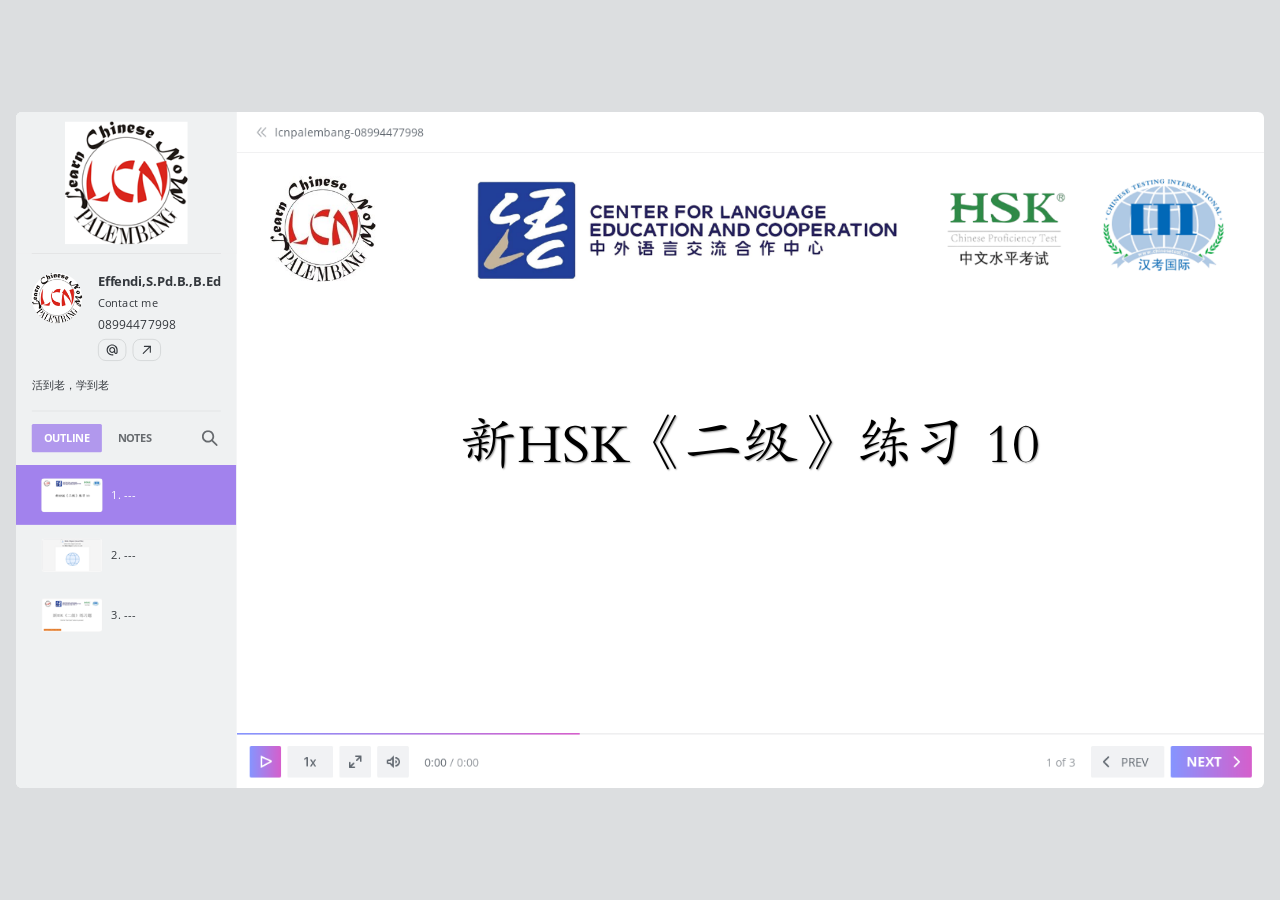
<file: index.html>
<!DOCTYPE html>
<!-- Created with iSpring --><!-- 1576 864 --><!--version 11.7.0.5 --><!--type html --><!--mainFolder ./ -->
<html style=background-color:#dcdee0;>
<head>
    <meta http-equiv="Content-Type" content="text/html;charset=utf-8"/><meta name="viewport" content="width=device-width,initial-scale=1,minimum-scale=1,maximum-scale=1,user-scalable=no"/><meta name="format-detection" content="telephone=no"/><meta name="apple-mobile-web-app-capable" content="yes"/><meta name="apple-mobile-web-app-status-bar-style" content="black"/><meta http-equiv="X-UA-Compatible" content="IE=edge"/><meta name="msapplication-tap-highlight" content="no"/><title>NEW HSK2 LESSON 10</title><link rel="apple-touch-icon-precomposed" href="data/apple-touch-icon.png"/><link rel="shortcut icon" type="image/ico" href="data/favicon.ico"/><style>body {background-color:#dcdee0;}#spr0_121e1f {display:none;}</style>
    
    
    <style>
		#playerView {
			position:absolute;
			-webkit-tap-highlight-color:rgba(0,0,0,0);
			-webkit-user-select:none;
			-moz-user-select:none;
			-webkit-touch-callout:none;
			-webkit-user-drag:none;
		}
		#playerView * {
			position:absolute;
		}
		#preloader {
			width: 50px;
			height: 50px;
			position: absolute;
			top: 0;
			left: 0;
			bottom: 0;
			right: 0;
			margin: auto;
			border-radius: 10px;
			background-color: rgba(0, 0, 0, 0.5);
		}

		#preloader::after {
			content: '';
			position: absolute;
			background: url([data-uri]);
			background-size: cover;
			top: 0;
			left: 0;
			bottom: 0;
			right: 0;
			animation: preloader_spin 1s infinite linear;
			-webkit-animation: preloader_spin 1s infinite linear;
		}

		@keyframes preloader_spin { 0% {transform: rotate(0deg);} 100% {transform: rotate(360deg);} }
		@-webkit-keyframes preloader_spin { 0% {-webkit-transform: rotate(0deg);} 100% {-webkit-transform: rotate(360deg);}}
    </style>
</head>
<body>
	<div id="preloader"></div>
	<script src="data/browsersupport.js?9B4E437A"></script>
	<script src="data/player.js?9B4E437A"></script>
    <div id="content"></div>
    <div id="spr0_121e1f"></div>
    <script>
		document.addEventListener("DOMContentLoaded", () => (function(startup){
			function start(savedPresentationState)
			{
				var presInfo = "eNrVWklz28gV/isopnwTaYIEN+WQYKOFEkRwCFCyx3axQKJJ9ggEaCyUNSpVOZVLKplzzjlNTqmaQy6Zya/JzGRyy1/I626ABAhucjypimQRQPfXb3+vX4N+KOHSeemh3RTVhiTLZaHeqJcFWe2WpVoHPuoNSa1X1Wa3yT+WzkoRgHvqDXdhXtY4XTVNo8fxVZiYkBl34i1tFy3GtjcrV9udjiC0Wp1OG+bvSud8rV09K81L560aXCeAn/gBMpfBiOfbrVqbB9hyVTqvVfnmWSkmcuEwjHGEAFBpVaqjxi8JpHT++qHkwaw6nSLPwWdmpe9UpMqZVFEdAHwBU7LvRfYk4hYIBsYw8M+/fvfj777514ff/PvvX/34l6/ZPZOrNI+i5fmb52+ej3FUce/fPM/qARi0pdqvZwsbu5WJv2DilPKq9kvnD9Sqjh3Zb54v537k85UlJQXsOgI1Qkd4PCvJBOrm8a4/y8L5RpPi4fp4mrjEE6Oxa3u3pcfHt/uZZHm0dvAIT2VCLURd8lC6JR/wGAUxOivZa18tl7AopI8AqddoAExtN0R0mN49vn08Y2gvzKGFw+hlHl0/QjvKovkj6OVhNFFzA57mBWlSMLNEkbKbBzcOg1dZcPuwzOEuMfaj0Q459qOnOXTnCHqcQ7cOo1dxDn1Ey5WTRQvVw+goJ3erutvaAC8tchFM4jyEPKKJ/kACmo2721FwRtkEwCUgQUaywiYrpkmQPKbsCUVAaaTsClK9WVcUpdwUm+2y0Go0y1JVapT5Wr3erImKXOUbj0zwJHFDFzuIr3xBXDzZHp1Qz1v5VI/mi3GmnrTaNNWFOgjkrJUAdapnG+3ek4r5x2+gyn//4fc/fPvVT9/++fsPf/jpu9/+8Lc/sXq/pAsQ1YjcV6pVnhIQKi2h0xIaUO2FRqvWqqEyz5MyhBP7vX6b2JiZw0kWV9mPkKxmtYN5BNM7sAIlEc7tJQqTIZPRu2aX++Ryy65TdrnzGThv+q4kNtr1br2sCipfFhSRL0stoVoWOw1ebLW6Sl0Wd5i+ttP0tf2mrz3R9P9vhn2gtrjzR/[base64]/Om0BOtE8ESl2my3hVaz0azBTqAQjrVOrdNstxqU7RbAyQNm8JhWXOA9Psqc/8TMabNHQ2YjBT4qRe2TS4ELUoyPi1H/uYxRkAeYCYk43c8vbVwQRciKUq20m3Xozzdy1BKmdn7SyU1mgwFINhKGJpr5iBtqBZ6NLfVbHR62v4z2jWqntWGcRzjbiC3uzS3unIkWeOy7TkGM5icXYxOUQJQ2yGM/cFAwsB0cQ70gzbDv+kFIC3kI+4lkT25ngR97DhmikyD7L9Rul+/WQGJ/aU9wBFUZakF0vyQHFNPQNYV2HYSACp068qINHXES4RXKURNr7ZqqfBS1C3+FghwxRVFrauMJxCz0PspRqAv1dl15IoUdanXpzxPpFBUSakJbUE8ho8NZ6r9x2NKe7XO4IiuqWj22nu5YeyicZA1GoeCRJg+15Cj3AC/s4F6Ko8j38kI4aBYgAHcgA2YBBDsYm3UMKYd2s9PYko7k7Eb/ZqMry/n5t2sZXgxERVN71gEx1n5NZeHb/3NhaK7nDNvuNGuKlKVUPWZYSqQYpS2+UZWaT6FU8PJpEbJNoijKSXRCNPE9Z0+8bEhB0nSFjyVVFE1tkN8n0iu67aPE2uO4jxHp4xJ0B5GiOCdQeiS7lBcFvtu3PUTfJ3n2Cs/sCPvele8Q6PjeJMch0tosAx8yLgwlm3JCnj12kZP2IwuGXwIC8pCSsPACudijbyPm/p1uj5G7PluvcIhhfdrFUIQsM402J3EY7IF66XByvIdRI44o6SyyD0Wvb8chygLJ4BgiaWBHqEimH6BVcXSA7rDn5GhTK/TixRgFYRZKxw3PvS9SIeoH2YFr340XSGYm32eHKUx37QV277c6ywX2cHiLPTkOI3+Bv6QmVlMnJKL6zCxrf87xbO7CX3SN0R1yVGCN0VqBRexG2EUrtJbGoxpuwUJkB5P5+v3JHDCejVNX0tOms2FJNBUjHU2jrO5kS80+9/wIhTsdmnMOiSUUaN7U3zlxDYz9tfLbpoxw5G7kGlMHheygmzykciYEJn4chMgiy66ztLIq7OEF6Rdi4v8SX+FJkmqEZ18aibKsmqYm6epIHGjiSBclVR9Jonw5soyRpL7QemSv8bkI/s0RN0Yz7HnYm3H+lA7Q1xHkJfReWoZlGVejvthTdSAl+aDagiNZemBRT7zWXoiWZvRG0hDW90zyPcA6+7nUWgdImKplab0XZKE4mUBhwGPsQqWBRjyKQIHDi6ECqaQUHdPOMvpr1Sx/uVuvoaIZoNJgwDSiK4lYsYN9zrODgCpVWJcxQk99aSWWIIYgdfkAuj9QrzdoUkSwHxf1NS+13kjtiVTGZFjTNevV6Mqg2ltx4HFgbTtnP1pKD9HqGYMrUc8TmU5PpgLSm9DXqINR/8KwDKYBSyiOfrdRXEa8NeqNjO5INobQEiWO4559NlRNZsDhlaQOnpGofWYZFoiXTpnPCvSugdwuh9F8PuCwGxGkvhIHl0wReaDCgDK60awL8hVRgKDIO9wdjuYcNqHDgSxCK9uNWUynOcqoWpYoX1yBHUaKIQ/pjTmULM3SiVEVfxKTo0QB3NWIPTbALhTQAki7El/[base64]/Jib2ytE9pMVbPp0D4FAxkGylZAJ0vZhL05oKsaVCNkEVcEaaDLxJslvPwjuz+hqO47mfgBUQ87BIW04KGmSXmQ+2/[base64]/DGKE8YlSZvL4sQrlaQ9+aRTmQ0SAjMNp3VUTmwSHe59sk8RG9FtE0ZWtDtlkoWVXdRMFbaTnqWJ+r4YZ4tBe/[base64]/lUNJIOptwboHsD8NtnAoln9ZL8h9fCpMvYSdSsiQWftq8bFA9A+Tp0qLhc5sOkh7WtqA3qmRqFtl9b9A4xFFCiwbf6YWNxt6xinYkuzfTitoVh7pFR6gOwcJOLAFykx04kZ/VoLyAN37sOjQ2XXxL6xDoD5t0cT+cBnAYI6OuHabeZOXuV4zZOkRON0QmQo6Zw1TFgXwBtujJtCmUSdS4uTnwI1FYt8x16wgOXdjRZA71dErf5WXxrEtJzZcIarJ3BFncNlE2zCXD5zuwEE8kUeiuAnXc2/STBRhhu6b8mh1GIji1vU3wSbNsFkIhHtPXAuE2bqs3tkSJibKxCRVsPZm0kevpXFtpaRA+n6afslkVWvjkNFJJyYPIiR825wSTdqahHweTVL0skBybIBVpcwPIKzu4hWy1fN/dAU69kGnps9OZbjp5bVOAbJI/KRK7KoQFvf26+9UNUWEtoe7bDhjjHx++ZjB2AEoyA8KVPWeCdUUPRI+P/wG0+IJX";
				PresentationPlayer.start(presInfo, "content", "playerView", onPlayerInit, savedPresentationState);
				function onPlayerInit(player)
				{
					(function(player){
	(function(player)
{
	function findConnector(win)
	{
		var retries = 0;
		while (!win.ispringPresentationConnector && win.parent && win.parent != win)
		{
			++retries;
			if (retries > 7)
			{
				return null;
			}

			win = win.parent;
		}
		return win.ispringPresentationConnector;
	}

	function getConnector()
	{
		var api = findConnector(window);
		if (!api && window.opener && (typeof(window.opener) != "undefined"))
		{
			api = findConnector(window.opener);
		}
		return api;
	}

	try
	{
		var connector = getConnector();
		if (connector)
		{
			connector.register(player);
		}
	}
	catch (e) {}
})(player);

})(player);

					var preloader = document.getElementById("preloader");
					preloader.parentNode.removeChild(preloader);
				}
			}

			if (startup)
				startup(start);
			else
				start();
		})());
    </script>
</body>
</html>
</file>
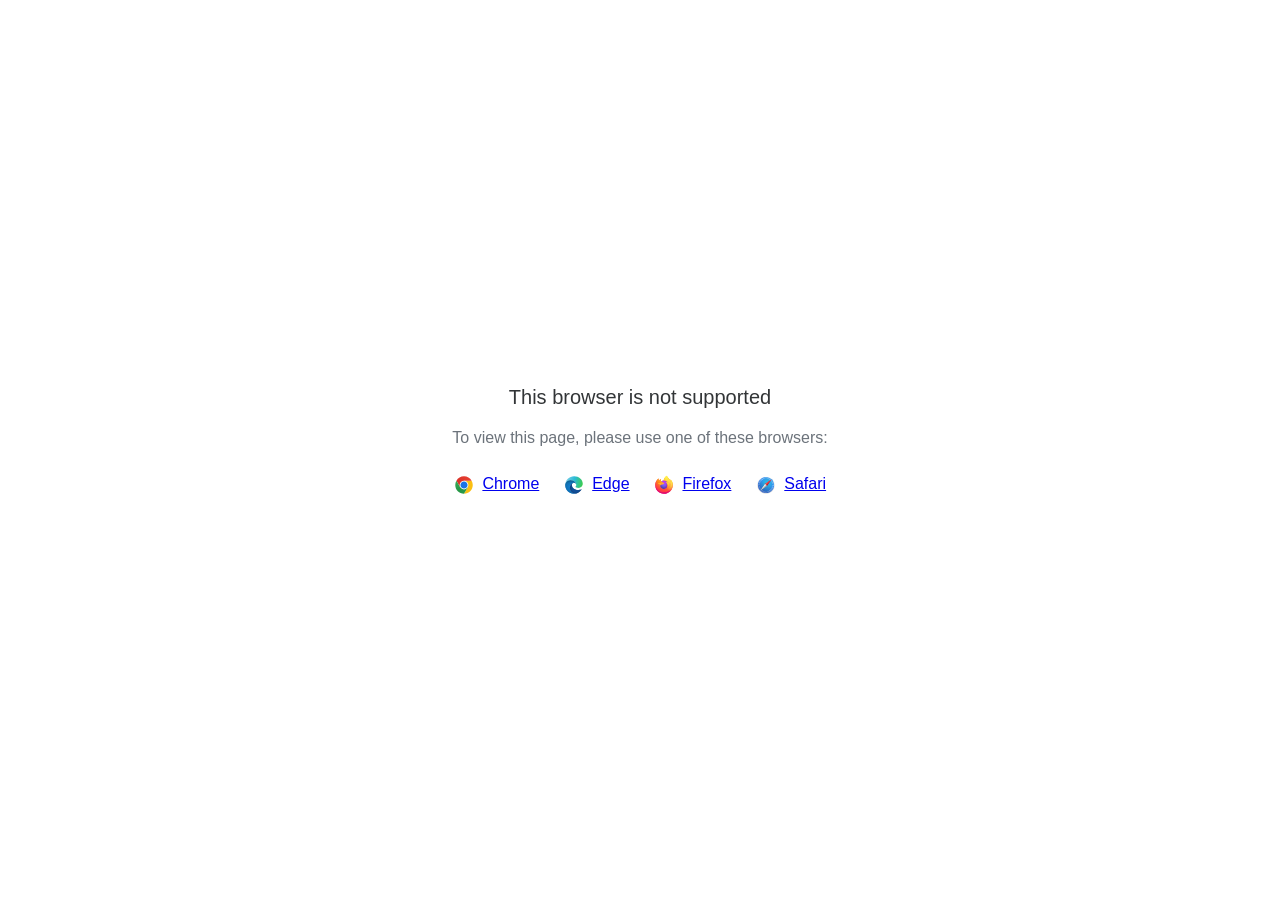
<file: data/html5-unsupported.html>
<html>
<head>
    <meta http-equiv="Content-Type" content="text/html;charset=utf-8"/>
    <meta name="viewport" content="width=device-width,initial-scale=1,maximum-scale=1">
    <meta name="format-detection" content="telephone=no">
    <meta name="apple-mobile-web-app-capable" content="yes">
    <meta name="apple-mobile-web-app-status-bar-style" content="black">
    <meta http-equiv="X-UA-Compatible" content="IE=edge">
    <meta name="msapplication-tap-highlight" content="no" />
    <title>Page Not Available</title>
    <style>
        body {
            background: #fff;
        }

        .banner {
            position: absolute;
            top: 50%;
            left: 50%;
            margin-left: -235px;
            margin-top: -67px;
            width: 470px;
            text-align: center;
            font-family: Roboto, Arial, Helvetica, sans-serif;
        }

        .title {
            margin-bottom: 16px;
            font-size: 20px;
            font-weight: 500;
            color: #323537;
            line-height: 28px;
        }

        .text {
            margin-bottom: 26px;
            font-size: 16px;
            color: #6C737B;
            line-height: 22px;
        }

        .browsers svg, .browsers a {
            display: inline-block;
            vertical-align: top;
        }

        .browsers a {
            font-size: 16px;
            margin-right: 20px;
            margin-left: 4px;
        }

        .browsers :last-child {
            margin-right: 0;
        }
    </style>
</head>
<body>
    <div class="banner">
        <div class="title">This browser is not supported</div>
        <div class="text">To view this page, please use one of these browsers:</div>
        <div class="browsers">
            <svg width="20" height="20" viewBox="0 0 20 20" fill="none" xmlns="http://www.w3.org/2000/svg">
                <path d="M10.0001 10.0001L13.789 12.1875L10.0001 18.7501C14.8326 18.7501 18.7501 14.8326 18.7501 10.0001C18.7501 8.40581 18.3216 6.91244 17.5766 5.625H10L10.0001 10.0001Z" fill="#FBBF12"/>
                <path d="M9.99999 1.25C6.76136 1.25 3.93585 3.01077 2.42285 5.6261L6.21103 12.1876L9.99999 10.0001V5.62507H17.5766C16.0634 3.01039 13.2382 1.25 9.99999 1.25Z" fill="url(#paint0_linear_579_2699)"/>
                <path d="M1.25005 10C1.25005 14.8325 5.16742 18.75 10 18.75L13.789 12.1875L10 10L6.21109 12.1875L2.42291 5.62598C1.67833 6.91306 1.25 8.40588 1.25 9.99988" fill="url(#paint1_linear_579_2699)"/>
                <path d="M14.3751 10.0001C14.3751 12.4163 12.4163 14.3751 10.0001 14.3751C7.58381 14.3751 5.625 12.4163 5.625 10.0001C5.625 7.58381 7.58381 5.625 10.0001 5.625C12.4163 5.625 14.3751 7.58381 14.3751 10.0001Z" fill="white"/>
                <path d="M13.5548 10.0001C13.5548 11.9633 11.9633 13.5548 10.0001 13.5548C8.03686 13.5548 6.44531 11.9633 6.44531 10.0001C6.44531 8.03686 8.03686 6.44531 10.0001 6.44531C11.9633 6.44531 13.5548 8.03686 13.5548 10.0001Z" fill="#1A73E8"/>
                <defs>
                    <linearGradient id="paint0_linear_579_2699" x1="5.04786" y1="6.71874" x2="12.965" y2="6.71874" gradientUnits="userSpaceOnUse">
                        <stop stop-color="#DB3328"/>
                        <stop offset="1" stop-color="#E53D30"/>
                    </linearGradient>
                    <linearGradient id="paint1_linear_579_2699" x1="4.58454" y1="7.18406" x2="7.82938" y2="12.8043" gradientUnits="userSpaceOnUse">
                        <stop stop-color="#32A651"/>
                        <stop offset="1" stop-color="#279847"/>
                    </linearGradient>
                </defs>
            </svg>
            <a href="https://www.google.com/chrome">Chrome</a>
            <svg width="20" height="20" viewBox="0 0 20 20" fill="none" xmlns="http://www.w3.org/2000/svg">
                <path d="M12.2449 9.92045C12.2449 8.25 10.5088 5.36648 6.59777 5.36648C2.68671 5.36648 1.25 8.62784 1.25 10.0199C1.25 5.0483 5.30074 1.25 10.1097 1.25C14.9188 1.25 18.75 4.84943 18.75 8.50852C18.75 11.7699 16.2956 12.9034 14.3002 12.9034C12.9832 12.9034 11.4866 12.4659 11.4866 11.7699C11.4866 11.233 12.2449 11.233 12.2449 9.92045Z" fill="url(#paint0_linear_579_2709)"/>
                <path d="M6.59777 5.36646C10.5088 5.36646 12.2449 8.24998 12.2449 9.92043C12.2449 9.93342 12.2448 9.94627 12.2446 9.95901C12.2249 8.84657 11.4738 7.79259 9.99002 7.79259C8.11431 7.79259 5.5801 10.338 5.91933 13.5C6.19087 16.031 8.33381 19.4261 12.9832 18.2329C12.9832 18.2329 12.1052 18.75 9.6508 18.75C5.30074 18.75 1.25 14.7727 1.25 10.2187C1.25 10.0981 1.25184 9.97975 1.25555 9.8637C1.35584 8.39889 2.82648 5.36646 6.59777 5.36646Z" fill="url(#paint1_linear_579_2709)"/>
                <path d="M6.59777 5.36646C10.5088 5.36646 12.2449 8.24998 12.2449 9.92043C12.2449 9.93342 12.2448 9.94627 12.2446 9.95901C12.2249 8.84657 11.4738 7.79259 9.99002 7.79259C8.11431 7.79259 5.5801 10.338 5.91933 13.5C6.19087 16.031 8.33381 19.4261 12.9832 18.2329C12.9832 18.2329 12.1052 18.75 9.6508 18.75C5.30074 18.75 1.25 14.7727 1.25 10.2187C1.25 10.0981 1.25184 9.97975 1.25555 9.8637C1.35584 8.39889 2.82648 5.36646 6.59777 5.36646Z" fill="url(#paint2_radial_579_2709)"/>
                <path d="M12.4415 18.4371C14.9324 17.7576 16.712 15.6377 17.0338 15.2101C17.393 14.7328 17.4928 14.4345 17.393 14.3351C17.2932 14.2357 17.1536 14.2555 16.7944 14.4345C16.4352 14.6135 14.32 15.4885 11.9056 14.7527C9.49107 14.0169 7.83486 12.1078 7.83486 9.99987C7.83486 8.36919 9.23166 7.79248 9.98993 7.79248C8.11422 7.79248 5.58001 10.3379 5.91923 13.4999C6.19077 16.0309 8.33371 19.426 12.9831 18.2328C12.9831 18.2328 12.821 18.3283 12.4415 18.4371Z" fill="#0E458A"/>
                <path d="M12.4415 18.4371C14.9324 17.7576 16.712 15.6377 17.0338 15.2101C17.393 14.7328 17.4928 14.4345 17.393 14.3351C17.2932 14.2357 17.1536 14.2555 16.7944 14.4345C16.4352 14.6135 14.32 15.4885 11.9056 14.7527C9.49107 14.0169 7.83486 12.1078 7.83486 9.99987C7.83486 8.36919 9.23166 7.79248 9.98993 7.79248C8.11422 7.79248 5.58001 10.3379 5.91923 13.4999C6.19077 16.0309 8.33371 19.426 12.9831 18.2328C12.9831 18.2328 12.821 18.3283 12.4415 18.4371Z" fill="url(#paint3_radial_579_2709)"/>
                <defs>
                    <linearGradient id="paint0_linear_579_2709" x1="17.7323" y1="11.5909" x2="0.61762" y2="7.54779" gradientUnits="userSpaceOnUse">
                        <stop stop-color="#3BCC50"/>
                        <stop offset="0.489583" stop-color="#2ABAD6"/>
                        <stop offset="1" stop-color="#7DCFE7"/>
                    </linearGradient>
                    <linearGradient id="paint1_linear_579_2709" x1="7.11659" y1="5.36646" x2="7.11659" y2="18.75" gradientUnits="userSpaceOnUse">
                        <stop stop-color="#035989"/>
                        <stop offset="0.265625" stop-color="#1175B6"/>
                        <stop offset="1" stop-color="#0470CF"/>
                    </linearGradient>
                    <radialGradient id="paint2_radial_579_2709" cx="0" cy="0" r="1" gradientUnits="userSpaceOnUse" gradientTransform="translate(6.83723 11.8693) rotate(59.2143) scale(5.92595 5.93561)">
                        <stop stop-color="#1284D8"/>
                        <stop offset="0.813899" stop-color="#1170B2" stop-opacity="0.767762"/>
                        <stop offset="1" stop-color="#0E649B" stop-opacity="0.65"/>
                    </radialGradient>
                    <radialGradient id="paint3_radial_579_2709" cx="0" cy="0" r="1" gradientUnits="userSpaceOnUse" gradientTransform="translate(11.6661 13.4999) rotate(77.9982) scale(4.79806 5.18015)">
                        <stop stop-color="#104890"/>
                        <stop offset="0.69943" stop-color="#12529E" stop-opacity="0.70624"/>
                        <stop offset="1" stop-color="#0E4584" stop-opacity="0.58"/>
                    </radialGradient>
                </defs>
            </svg>
            <a href="https://www.microsoft.com/edge">Edge</a>
            <svg width="20" height="20" viewBox="0 0 20 20" fill="none" xmlns="http://www.w3.org/2000/svg">
                <path d="M18.1191 6.70405C17.7385 5.78587 16.967 4.79462 16.3615 4.4815C16.8544 5.4501 17.1395 6.42162 17.2485 7.14652C17.2485 7.14652 17.2485 7.15163 17.2503 7.16113C16.2598 4.6861 14.5798 3.68791 13.2079 1.51504C13.1383 1.40543 13.069 1.29582 13.0012 1.17854C12.963 1.1124 12.932 1.05248 12.905 0.995851C12.8481 0.885984 12.8042 0.76987 12.7741 0.649844C12.7743 0.644144 12.7725 0.638558 12.7688 0.63417C12.7652 0.629782 12.7601 0.626904 12.7544 0.626094C12.749 0.624635 12.7434 0.624635 12.738 0.626094C12.7366 0.626756 12.7352 0.627617 12.734 0.628652C12.7318 0.628652 12.7296 0.63121 12.7274 0.63194L12.7311 0.627191C10.5302 1.91914 9.78353 4.30904 9.71499 5.5049C8.83549 5.56518 7.99455 5.88974 7.30189 6.43623C7.22949 6.37488 7.15379 6.31755 7.07512 6.26451C6.87551 5.56419 6.86708 4.82302 7.0507 4.11832C6.15057 4.52936 5.45059 5.17789 4.94165 5.75189H4.93764C4.5902 5.31089 4.61463 3.85634 4.63432 3.55272C4.63031 3.53372 4.37547 3.68535 4.34266 3.70837C4.03608 3.92756 3.7495 4.17357 3.48628 4.4435C3.18675 4.74784 2.9131 5.07672 2.66818 5.42671C2.1047 6.22702 1.70509 7.13132 1.49244 8.08735C1.48843 8.10635 1.48478 8.12608 1.48077 8.14544C1.46437 8.22254 1.40494 8.60946 1.39437 8.6935V8.71286C1.3169 9.11266 1.26865 9.5176 1.25 9.92444V9.96938C1.25 14.8186 5.17279 18.75 10.0114 18.75C14.345 18.75 17.943 15.5968 18.6477 11.455C18.6623 11.3428 18.6743 11.2295 18.6875 11.1163C18.8617 9.61022 18.6681 8.02743 18.1191 6.70405ZM8.02046 13.5774C8.06129 13.5968 8.09994 13.6183 8.14186 13.6373L8.14769 13.641C8.10577 13.6205 8.06311 13.5993 8.02082 13.5774H8.02046ZM17.251 7.16515V7.15675V7.16625V7.16515Z" fill="url(#paint0_linear_579_2717)"/>
                <path d="M18.119 6.704C17.7384 5.78582 16.9669 4.79457 16.3614 4.48145C16.8543 5.45005 17.1394 6.42157 17.2484 7.14647V7.16437C18.0752 9.41067 17.6246 11.695 16.9757 13.0907C15.9716 15.25 13.541 17.4635 9.73602 17.3557C5.62839 17.2388 2.0071 14.1802 1.33082 10.1776C1.20759 9.54586 1.33082 9.22543 1.39279 8.71281C1.31733 9.10778 1.28853 9.22214 1.25098 9.92439V9.96933C1.25098 14.8185 5.17377 18.7499 10.0124 18.7499C14.346 18.7499 17.944 15.5968 18.6487 11.4549C18.6633 11.3428 18.6753 11.2295 18.6884 11.1162C18.8616 9.61017 18.668 8.02738 18.119 6.704Z" fill="url(#paint1_radial_579_2717)"/>
                <path d="M18.119 6.704C17.7384 5.78582 16.9669 4.79457 16.3614 4.48145C16.8543 5.45005 17.1394 6.42157 17.2484 7.14647V7.16437C18.0752 9.41067 17.6246 11.695 16.9757 13.0907C15.9716 15.25 13.541 17.4635 9.73602 17.3557C5.62839 17.2388 2.0071 14.1802 1.33082 10.1776C1.20759 9.54586 1.33082 9.22543 1.39279 8.71281C1.31733 9.10778 1.28853 9.22214 1.25098 9.92439V9.96933C1.25098 14.8185 5.17377 18.7499 10.0124 18.7499C14.346 18.7499 17.944 15.5968 18.6487 11.4549C18.6633 11.3428 18.6753 11.2295 18.6884 11.1162C18.8616 9.61017 18.668 8.02738 18.119 6.704Z" fill="url(#paint2_radial_579_2717)"/>
                <path d="M13.8612 7.73587C13.8806 7.74939 13.8977 7.7629 13.9159 7.77642C13.696 7.38513 13.4221 7.02694 13.1022 6.71246C10.3788 3.98314 12.3884 0.794172 12.7271 0.631947L12.7307 0.627197C10.5298 1.91915 9.78314 4.30905 9.7146 5.50491C9.81668 5.49797 9.9184 5.4892 10.0223 5.4892C11.6647 5.4892 13.0953 6.39459 13.8612 7.73587Z" fill="url(#paint3_radial_579_2717)"/>
                <path d="M10.028 8.28118C10.0138 8.5004 9.24382 9.25307 8.97441 9.25307C6.48292 9.25307 6.07861 10.7635 6.07861 10.7635C6.18798 12.0357 7.07244 13.0833 8.14245 13.6375C8.19131 13.6627 8.24052 13.6854 8.28828 13.708C8.37396 13.7446 8.46 13.7811 8.54567 13.8136C8.91262 13.9433 9.29689 14.0172 9.68568 14.0329C14.0525 14.2382 14.8991 8.80001 11.7473 7.22087C12.5541 7.08021 13.3919 7.40575 13.8597 7.73495C13.0941 6.39367 11.6631 5.48828 10.0207 5.48828C9.91682 5.48828 9.81511 5.49705 9.71303 5.50399C8.83417 5.56502 7.99404 5.88994 7.30212 6.43642C7.43591 6.55005 7.58685 6.70131 7.90439 7.0148C8.5001 7.60378 10.0247 8.20993 10.028 8.28118Z" fill="url(#paint4_radial_579_2717)"/>
                <path d="M10.028 8.28118C10.0138 8.5004 9.24382 9.25307 8.97441 9.25307C6.48292 9.25307 6.07861 10.7635 6.07861 10.7635C6.18798 12.0357 7.07244 13.0833 8.14245 13.6375C8.19131 13.6627 8.24052 13.6854 8.28828 13.708C8.37396 13.7446 8.46 13.7811 8.54567 13.8136C8.91262 13.9433 9.29689 14.0172 9.68568 14.0329C14.0525 14.2382 14.8991 8.80001 11.7473 7.22087C12.5541 7.08021 13.3919 7.40575 13.8597 7.73495C13.0941 6.39367 11.6631 5.48828 10.0207 5.48828C9.91682 5.48828 9.81511 5.49705 9.71303 5.50399C8.83417 5.56502 7.99404 5.88994 7.30212 6.43642C7.43591 6.55005 7.58685 6.70131 7.90439 7.0148C8.5001 7.60378 10.0247 8.20993 10.028 8.28118Z" fill="url(#paint5_radial_579_2717)"/>
                <path d="M6.89479 6.14439C6.96588 6.19043 7.02421 6.22916 7.07708 6.2646C6.87746 5.56428 6.86903 4.82311 7.05265 4.11841C6.15252 4.52945 5.45255 5.17799 4.9436 5.75198C4.9848 5.75089 6.2557 5.72787 6.89479 6.14439Z" fill="url(#paint6_radial_579_2717)"/>
                <path d="M1.33119 10.1776C2.00747 14.1802 5.62876 17.2388 9.7393 17.3557C13.5443 17.4635 15.9735 15.25 16.979 13.0907C17.6279 11.6946 18.0785 9.41068 17.2517 7.16437V7.14756C17.2517 7.14976 17.2517 7.15268 17.2535 7.16218C17.5641 9.1962 16.532 11.1667 14.9184 12.4992C14.9167 12.5029 14.9152 12.5067 14.9137 12.5105C11.7692 15.0765 8.76042 14.0586 8.15123 13.6431C8.10893 13.6227 8.06628 13.6015 8.02399 13.5796C6.19056 12.7027 5.43334 11.0274 5.59558 9.5919C4.04797 9.5919 3.52007 8.28314 3.52007 8.28314C3.52007 8.28314 4.90982 7.29006 6.74143 8.1538C8.43778 8.95396 10.031 8.2835 10.031 8.28314C10.0277 8.21189 8.50304 7.60391 7.90842 7.01676C7.59088 6.70327 7.43995 6.55201 7.30615 6.43838C7.23375 6.37702 7.15805 6.3197 7.07939 6.26665C7.02725 6.23012 6.97001 6.19358 6.8971 6.14645C6.25801 5.72992 4.98711 5.75294 4.94518 5.75404H4.94117C4.59374 5.31303 4.61816 3.85849 4.63785 3.55487C4.63384 3.53587 4.379 3.68749 4.34619 3.71051C4.03961 3.92971 3.75303 4.17571 3.48981 4.44564C3.19028 4.74999 2.91663 5.07887 2.67171 5.42886C2.10823 6.22916 1.70862 7.13347 1.49597 8.08949C1.48904 8.1063 1.17734 9.47023 1.33119 10.1776Z" fill="url(#paint7_radial_579_2717)"/>
                <path d="M13.1024 6.71246C13.4222 7.02693 13.6962 7.38513 13.9161 7.77642C13.9616 7.81071 14.0055 7.8473 14.0473 7.88603C16.0335 9.71873 14.9945 12.3132 14.9154 12.4996C16.529 11.1671 17.5611 9.19662 17.2505 7.16259C16.2599 4.6861 14.58 3.68791 13.2081 1.51504C13.1385 1.40543 13.0692 1.29582 13.0014 1.17854C12.9631 1.1124 12.9321 1.05248 12.9051 0.995851C12.8483 0.885984 12.8044 0.76987 12.7742 0.649844C12.7745 0.644144 12.7726 0.638559 12.769 0.63417C12.7653 0.629782 12.7602 0.626904 12.7546 0.626094C12.7492 0.624635 12.7435 0.624635 12.7382 0.626094C12.7367 0.626756 12.7354 0.627617 12.7341 0.628652C12.732 0.628652 12.7298 0.63121 12.7276 0.63194C12.3885 0.794165 10.379 3.98313 13.1024 6.71246Z" fill="url(#paint8_radial_579_2717)"/>
                <path d="M14.0464 7.88413C14.0046 7.8454 13.9608 7.80882 13.9152 7.77452C13.8973 7.761 13.8787 7.74748 13.8605 7.73396C13.3928 7.40513 12.555 7.07922 11.7482 7.21989C14.8995 8.79902 14.0534 14.2372 9.68654 14.0319C9.29775 14.0163 8.91348 13.9424 8.54653 13.8126C8.46085 13.7805 8.37481 13.7451 8.28914 13.7071C8.23956 13.6844 8.19034 13.6618 8.14331 13.6365L8.14914 13.6402C8.75834 14.0567 11.7671 15.0746 14.9116 12.5075C14.9116 12.5075 14.9134 12.5028 14.9163 12.4962C14.9943 12.3132 16.0334 9.71866 14.0464 7.88413Z" fill="url(#paint9_radial_579_2717)"/>
                <path d="M6.07833 10.7635C6.07833 10.7635 6.48264 9.25306 8.97412 9.25306C9.24354 9.25306 10.0135 8.49966 10.0277 8.28117C10.0419 8.06268 8.43455 8.95199 6.7382 8.15183C4.90659 7.28809 3.51685 8.28117 3.51685 8.28117C3.51685 8.28117 4.04475 9.58993 5.59235 9.58993C5.43012 11.0255 6.18733 12.6992 8.02076 13.5776C8.06159 13.597 8.10024 13.6185 8.14217 13.6375C7.07215 13.0843 6.18879 12.0357 6.07833 10.7635Z" fill="url(#paint10_radial_579_2717)"/>
                <path d="M18.1191 6.70405C17.7385 5.78587 16.967 4.79462 16.3615 4.4815C16.8544 5.4501 17.1395 6.42162 17.2485 7.14652C17.2485 7.14652 17.2485 7.15163 17.2503 7.16113C16.2598 4.6861 14.5798 3.68791 13.2079 1.51504C13.1383 1.40543 13.069 1.29582 13.0012 1.17854C12.963 1.1124 12.932 1.05248 12.905 0.995851C12.8481 0.885984 12.8042 0.76987 12.7741 0.649844C12.7743 0.644144 12.7725 0.638558 12.7688 0.63417C12.7652 0.629782 12.7601 0.626904 12.7544 0.626094C12.749 0.624635 12.7434 0.624635 12.738 0.626094C12.7366 0.626756 12.7352 0.627617 12.734 0.628652C12.7318 0.628652 12.7296 0.63121 12.7274 0.63194L12.7311 0.627191C10.5302 1.91914 9.78353 4.30904 9.71499 5.5049C9.81707 5.49796 9.91878 5.48919 10.0227 5.48919C11.6651 5.48919 13.0957 6.39458 13.8616 7.73586C13.3939 7.40703 12.5561 7.08111 11.7493 7.22178C14.9007 8.80092 14.0545 14.2391 9.68764 14.0338C9.29885 14.0182 8.91458 13.9443 8.54763 13.8145C8.46196 13.7824 8.37592 13.747 8.29024 13.709C8.24066 13.6863 8.19144 13.6636 8.14441 13.6384L8.15025 13.6421C8.10796 13.6216 8.0653 13.6004 8.02301 13.5785C8.06384 13.5979 8.10249 13.6194 8.14441 13.6384C7.07221 13.0842 6.18885 12.0356 6.07839 10.7633C6.07839 10.7633 6.4827 9.25288 8.97418 9.25288C9.2436 9.25288 10.0136 8.49949 10.0278 8.28099C10.0245 8.20975 8.49987 7.60177 7.90525 7.01462C7.58771 6.70113 7.43678 6.54986 7.30298 6.43623C7.23058 6.37488 7.15488 6.31755 7.07622 6.26451C6.87661 5.56419 6.86817 4.82302 7.05179 4.11832C6.15166 4.52936 5.45169 5.17789 4.94275 5.75189H4.93874C4.5913 5.31089 4.61572 3.85634 4.63541 3.55272C4.6314 3.53372 4.37657 3.68535 4.34375 3.70837C4.03717 3.92756 3.75059 4.17357 3.48738 4.4435C3.18785 4.74784 2.9142 5.07672 2.66928 5.42671C2.1058 6.22702 1.70618 7.13132 1.49353 8.08735C1.48952 8.10635 1.48588 8.12608 1.48187 8.14544C1.46546 8.22254 1.39109 8.61494 1.38088 8.69898C1.38088 8.70556 1.38088 8.69277 1.38088 8.69898C1.31262 9.10444 1.26891 9.51368 1.25 9.92444V9.96938C1.25 14.8186 5.17279 18.75 10.0114 18.75C14.345 18.75 17.943 15.5968 18.6477 11.455C18.6623 11.3428 18.6743 11.2295 18.6875 11.1163C18.8617 9.61022 18.6681 8.02743 18.1191 6.70405ZM17.25 7.15492V7.16442V7.15492Z" fill="url(#paint11_linear_579_2717)"/>
                <defs>
                    <linearGradient id="paint0_linear_579_2717" x1="16.9594" y1="3.43288" x2="2.3837" y2="17.4648" gradientUnits="userSpaceOnUse">
                        <stop offset="0.05" stop-color="#FFF44F"/>
                        <stop offset="0.11" stop-color="#FFE847"/>
                        <stop offset="0.22" stop-color="#FFC830"/>
                        <stop offset="0.37" stop-color="#FF980E"/>
                        <stop offset="0.4" stop-color="#FF8B16"/>
                        <stop offset="0.46" stop-color="#FF672A"/>
                        <stop offset="0.53" stop-color="#FF3647"/>
                        <stop offset="0.7" stop-color="#E31587"/>
                    </linearGradient>
                    <radialGradient id="paint1_radial_579_2717" cx="0" cy="0" r="1" gradientUnits="userSpaceOnUse" gradientTransform="translate(16.287 2.63668) scale(18.2654 18.3055)">
                        <stop offset="0.13" stop-color="#FFBD4F"/>
                        <stop offset="0.19" stop-color="#FFAC31"/>
                        <stop offset="0.25" stop-color="#FF9D17"/>
                        <stop offset="0.28" stop-color="#FF980E"/>
                        <stop offset="0.4" stop-color="#FF563B"/>
                        <stop offset="0.47" stop-color="#FF3750"/>
                        <stop offset="0.71" stop-color="#F5156C"/>
                        <stop offset="0.78" stop-color="#EB0878"/>
                        <stop offset="0.86" stop-color="#E50080"/>
                    </radialGradient>
                    <radialGradient id="paint2_radial_579_2717" cx="0" cy="0" r="1" gradientUnits="userSpaceOnUse" gradientTransform="translate(9.61279 10.1202) scale(18.2654 18.3055)">
                        <stop offset="0.3" stop-color="#960E18"/>
                        <stop offset="0.35" stop-color="#B11927" stop-opacity="0.74"/>
                        <stop offset="0.43" stop-color="#DB293D" stop-opacity="0.34"/>
                        <stop offset="0.5" stop-color="#F5334B" stop-opacity="0.09"/>
                        <stop offset="0.53" stop-color="#FF3750" stop-opacity="0"/>
                    </radialGradient>
                    <radialGradient id="paint3_radial_579_2717" cx="0" cy="0" r="1" gradientUnits="userSpaceOnUse" gradientTransform="translate(11.8153 -1.51753) scale(13.2325 13.2615)">
                        <stop offset="0.13" stop-color="#FFF44F"/>
                        <stop offset="0.25" stop-color="#FFDC3E"/>
                        <stop offset="0.51" stop-color="#FF9D12"/>
                        <stop offset="0.53" stop-color="#FF980E"/>
                    </radialGradient>
                    <radialGradient id="paint4_radial_579_2717" cx="0" cy="0" r="1" gradientUnits="userSpaceOnUse" gradientTransform="translate(7.59304 14.9021) scale(8.69686 8.71594)">
                        <stop offset="0.35" stop-color="#3A8EE6"/>
                        <stop offset="0.47" stop-color="#5C79F0"/>
                        <stop offset="0.67" stop-color="#9059FF"/>
                        <stop offset="1" stop-color="#C139E6"/>
                    </radialGradient>
                    <radialGradient id="paint5_radial_579_2717" cx="0" cy="0" r="1" gradientUnits="userSpaceOnUse" gradientTransform="translate(9.87545 7.94492) rotate(-13.9265) scale(4.60823 5.42407)">
                        <stop offset="0.21" stop-color="#9059FF" stop-opacity="0"/>
                        <stop offset="0.28" stop-color="#8C4FF3" stop-opacity="0.06"/>
                        <stop offset="0.75" stop-color="#7716A8" stop-opacity="0.45"/>
                        <stop offset="0.97" stop-color="#6E008B" stop-opacity="0.6"/>
                    </radialGradient>
                    <radialGradient id="paint6_radial_579_2717" cx="0" cy="0" r="1" gradientUnits="userSpaceOnUse" gradientTransform="translate(9.38226 1.88781) scale(6.25678 6.27051)">
                        <stop stop-color="#FFE226"/>
                        <stop offset="0.12" stop-color="#FFDB27"/>
                        <stop offset="0.3" stop-color="#FFC82A"/>
                        <stop offset="0.5" stop-color="#FFA930"/>
                        <stop offset="0.73" stop-color="#FF7E37"/>
                        <stop offset="0.79" stop-color="#FF7139"/>
                    </radialGradient>
                    <radialGradient id="paint7_radial_579_2717" cx="0" cy="0" r="1" gradientUnits="userSpaceOnUse" gradientTransform="translate(14.3005 -2.08939) scale(26.6943 26.7529)">
                        <stop offset="0.11" stop-color="#FFF44F"/>
                        <stop offset="0.46" stop-color="#FF980E"/>
                        <stop offset="0.62" stop-color="#FF5634"/>
                        <stop offset="0.72" stop-color="#FF3647"/>
                        <stop offset="0.9" stop-color="#E31587"/>
                    </radialGradient>
                    <radialGradient id="paint8_radial_579_2717" cx="0" cy="0" r="1" gradientUnits="userSpaceOnUse" gradientTransform="translate(11.72 0.833589) rotate(84.2447) scale(19.4998 12.7839)">
                        <stop stop-color="#FFF44F"/>
                        <stop offset="0.06" stop-color="#FFE847"/>
                        <stop offset="0.17" stop-color="#FFC830"/>
                        <stop offset="0.3" stop-color="#FF980E"/>
                        <stop offset="0.36" stop-color="#FF8B16"/>
                        <stop offset="0.45" stop-color="#FF672A"/>
                        <stop offset="0.57" stop-color="#FF3647"/>
                        <stop offset="0.74" stop-color="#E31587"/>
                    </radialGradient>
                    <radialGradient id="paint9_radial_579_2717" cx="0" cy="0" r="1" gradientUnits="userSpaceOnUse" gradientTransform="translate(9.23484 4.20996) scale(16.6653 16.7019)">
                        <stop offset="0.14" stop-color="#FFF44F"/>
                        <stop offset="0.48" stop-color="#FF980E"/>
                        <stop offset="0.59" stop-color="#FF5634"/>
                        <stop offset="0.66" stop-color="#FF3647"/>
                        <stop offset="0.9" stop-color="#E31587"/>
                    </radialGradient>
                    <radialGradient id="paint10_radial_579_2717" cx="0" cy="0" r="1" gradientUnits="userSpaceOnUse" gradientTransform="translate(13.6341 5.18793) scale(18.2402 18.2803)">
                        <stop offset="0.09" stop-color="#FFF44F"/>
                        <stop offset="0.23" stop-color="#FFE141"/>
                        <stop offset="0.51" stop-color="#FFAF1E"/>
                        <stop offset="0.63" stop-color="#FF980E"/>
                    </radialGradient>
                    <linearGradient id="paint11_linear_579_2717" x1="16.7844" y1="3.35761" x2="4.38152" y2="15.7337" gradientUnits="userSpaceOnUse">
                        <stop offset="0.17" stop-color="#FFF44F" stop-opacity="0.8"/>
                        <stop offset="0.27" stop-color="#FFF44F" stop-opacity="0.63"/>
                        <stop offset="0.49" stop-color="#FFF44F" stop-opacity="0.22"/>
                        <stop offset="0.6" stop-color="#FFF44F" stop-opacity="0"/>
                    </linearGradient>
                </defs>
            </svg>
            <a href="https://www.mozilla.org/firefox">Firefox</a>
            <svg width="20" height="20" viewBox="0 0 20 20" fill="none" xmlns="http://www.w3.org/2000/svg">
                <path d="M10 18.75C14.8325 18.75 18.75 14.8325 18.75 10C18.75 5.16751 14.8325 1.25 10 1.25C5.16751 1.25 1.25 5.16751 1.25 10C1.25 14.8325 5.16751 18.75 10 18.75Z" fill="url(#paint0_linear_579_2734)"/>
                <path d="M10 18.0938C14.4701 18.0938 18.0938 14.4701 18.0938 10C18.0938 5.52995 14.4701 1.90625 10 1.90625C5.52995 1.90625 1.90625 5.52995 1.90625 10C1.90625 14.4701 5.52995 18.0938 10 18.0938Z" fill="url(#paint1_radial_579_2734)"/>
                <path d="M10.0137 3.87498C9.95897 3.87498 9.91113 3.83399 9.91113 3.7793V2.35057C9.91113 2.29588 9.95897 2.25488 10.0137 2.25488C10.0683 2.25488 10.1162 2.29588 10.1162 2.35057V3.7793C10.1093 3.83399 10.0683 3.87498 10.0137 3.87498Z" fill="#F3F3F3"/>
                <path d="M10.0137 3.88182C9.95214 3.88182 9.9043 3.83397 9.9043 3.77929V2.35058C9.9043 2.29589 9.95214 2.24805 10.0137 2.24805C10.0752 2.24805 10.123 2.29589 10.123 2.35058V3.77929C10.123 3.83397 10.0684 3.88182 10.0137 3.88182ZM10.0137 2.26167C9.96583 2.26167 9.91799 2.30273 9.91799 2.35058V3.77929C9.91799 3.82713 9.95898 3.8682 10.0137 3.8682C10.0615 3.8682 10.1093 3.82713 10.1093 3.77929V2.35058C10.1026 2.30273 10.0615 2.26167 10.0137 2.26167Z" fill="white"/>
                <path d="M10.6972 3.10941C10.6426 3.10257 10.6016 3.06157 10.6016 3.00688L10.6494 2.37108C10.6562 2.31646 10.7041 2.2754 10.7588 2.28224C10.8135 2.28909 10.8545 2.33015 10.8545 2.38484L10.8066 3.02057C10.7998 3.07526 10.7519 3.11626 10.6972 3.10948V3.10941Z" fill="#F3F3F3"/>
                <path d="M10.6973 3.1164C10.6357 3.10955 10.5947 3.06171 10.5947 3.00702L10.6426 2.37123C10.6494 2.31661 10.6973 2.26877 10.7588 2.27554C10.8203 2.28239 10.8613 2.3303 10.8613 2.38492L10.8135 3.02071C10.8066 3.08224 10.7588 3.12324 10.6973 3.1164ZM10.7588 2.28923C10.7109 2.28923 10.663 2.32346 10.663 2.3713L10.6152 3.00709C10.6152 3.05486 10.6494 3.09593 10.7041 3.10271C10.7519 3.10271 10.7998 3.06855 10.7998 3.02071L10.8476 2.38492C10.8476 2.33708 10.8066 2.29608 10.7587 2.28923H10.7588Z" fill="white"/>
                <path d="M11.2099 3.99815C11.1551 3.98447 11.121 3.93662 11.1278 3.88193L11.4081 2.48051C11.4218 2.4259 11.4696 2.39167 11.5243 2.40536C11.579 2.41905 11.6131 2.4669 11.6063 2.52158L11.326 3.923C11.3192 3.97078 11.2645 4.005 11.2098 3.99815H11.2099Z" fill="#F3F3F3"/>
                <path d="M11.2101 4.00462C11.1485 3.99093 11.1144 3.93625 11.1212 3.88156L11.4015 2.48016C11.4152 2.42554 11.4699 2.38447 11.5313 2.39816C11.5928 2.41185 11.6271 2.46654 11.6202 2.52123L11.34 3.92263C11.3263 3.97724 11.2716 4.01147 11.2101 4.00462ZM11.5313 2.41185C11.4835 2.40501 11.4356 2.43231 11.4219 2.48023L11.1418 3.88163C11.1349 3.9294 11.1622 3.97724 11.2169 3.991C11.2647 3.99778 11.3126 3.9704 11.3263 3.92256L11.6065 2.52123C11.6134 2.46654 11.5792 2.42554 11.5313 2.41185Z" fill="white"/>
                <path d="M12.0302 3.38287C12.0172 3.37973 12.0049 3.37405 11.9941 3.36617C11.9832 3.35828 11.9741 3.34834 11.9671 3.33691C11.9601 3.32548 11.9554 3.31279 11.9534 3.29956C11.9513 3.28633 11.9519 3.27282 11.955 3.2598L12.1259 2.64462C12.1395 2.58993 12.1942 2.56255 12.2489 2.57624C12.3036 2.58993 12.3378 2.64462 12.3242 2.69931L12.1532 3.31456C12.1395 3.36918 12.0849 3.39656 12.0302 3.38287Z" fill="#F3F3F3"/>
                <path d="M12.0302 3.38948C11.9756 3.37579 11.9346 3.31426 11.9551 3.25965L12.126 2.64433C12.1396 2.58972 12.2011 2.55549 12.2558 2.56918C12.3105 2.58287 12.3515 2.6444 12.331 2.69902L12.1601 3.31433C12.1464 3.36895 12.0918 3.40317 12.0303 3.38948H12.0302ZM12.2558 2.58972C12.208 2.57603 12.1533 2.6034 12.1396 2.65125L11.9688 3.26642C11.9551 3.31426 11.9824 3.36218 12.0371 3.37579C12.0849 3.38948 12.1396 3.36218 12.1533 3.31433L12.3242 2.69902C12.331 2.65125 12.3037 2.6034 12.2558 2.58964V2.58972Z" fill="white"/>
                <path d="M12.3652 4.34683C12.3105 4.3263 12.2901 4.26477 12.3105 4.21692L12.8574 2.89759C12.8778 2.84975 12.9394 2.82237 12.9872 2.84975C13.042 2.87021 13.0625 2.93181 13.042 2.97958L12.4951 4.29892C12.4746 4.34683 12.413 4.37414 12.3653 4.34683H12.3652Z" fill="#F3F3F3"/>
                <path d="M12.3653 4.35357C12.339 4.34356 12.3178 4.32354 12.3062 4.29791C12.2947 4.27227 12.2938 4.24311 12.3037 4.21681L12.8506 2.89746C12.8711 2.84277 12.9327 2.82224 12.9942 2.84277C13.0205 2.85278 13.0417 2.8728 13.0532 2.89843C13.0648 2.92407 13.0657 2.95323 13.0557 2.97953L12.5089 4.29888C12.4815 4.35357 12.4199 4.38088 12.3653 4.35357ZM12.9874 2.85646C12.9395 2.836 12.8848 2.85646 12.8643 2.90431L12.3174 4.22366C12.2969 4.2715 12.3243 4.31934 12.3721 4.33988C12.4199 4.36034 12.4746 4.33988 12.4952 4.29204L13.0421 2.97268C13.0557 2.93161 13.0352 2.87693 12.9874 2.85646Z" fill="white"/>
                <path d="M13.288 3.90926C13.2401 3.88188 13.2196 3.82719 13.2401 3.77935L13.5272 3.21202C13.5545 3.16411 13.6092 3.14358 13.6639 3.17095C13.7118 3.19833 13.7322 3.25302 13.7118 3.30079L13.4246 3.86819C13.3973 3.91603 13.3426 3.93664 13.2879 3.90926H13.288Z" fill="#F3F3F3"/>
                <path d="M13.288 3.91591C13.2332 3.88853 13.2128 3.827 13.2401 3.77231L13.5272 3.20498C13.5545 3.15022 13.6161 3.12975 13.6707 3.15706C13.7254 3.18444 13.746 3.24597 13.7186 3.30066L13.4315 3.868C13.4041 3.92268 13.3426 3.94322 13.2879 3.91584L13.288 3.91591ZM13.664 3.17075C13.6161 3.15029 13.5614 3.16391 13.5409 3.21175L13.2538 3.77916C13.2333 3.82015 13.2538 3.87484 13.2948 3.90222C13.3426 3.92268 13.3973 3.90906 13.4178 3.86122L13.705 3.29382C13.7254 3.25282 13.705 3.19813 13.664 3.17075Z" fill="white"/>
                <path d="M13.425 4.92103C13.3772 4.88688 13.3635 4.82534 13.3976 4.78435L14.1906 3.60168C14.2179 3.55383 14.2795 3.54699 14.3273 3.57437C14.3752 3.60852 14.3888 3.67005 14.3547 3.71105L13.5617 4.89372C13.5344 4.94156 13.4728 4.95525 13.425 4.92103Z" fill="#F3F3F3"/>
                <path d="M13.4248 4.92767C13.377 4.89352 13.3633 4.82514 13.3907 4.7773L14.1836 3.59466C14.2178 3.54682 14.2793 3.53313 14.334 3.56735C14.3818 3.60151 14.3955 3.66988 14.3682 3.71772L13.5752 4.90036C13.541 4.9482 13.4727 4.96182 13.4248 4.92767ZM14.3271 3.58104C14.2862 3.55367 14.2246 3.56051 14.1973 3.60151L13.4043 4.78414C13.377 4.82507 13.3906 4.87983 13.4317 4.90714C13.4727 4.93451 13.5342 4.92767 13.5615 4.88667L14.3545 3.71088C14.3818 3.66988 14.3682 3.60835 14.3271 3.58104Z" fill="white"/>
                <path d="M14.4229 4.66788C14.3819 4.63366 14.3683 4.57213 14.4024 4.53113L14.7989 4.0321C14.833 3.99117 14.8946 3.98425 14.9355 4.01848C14.9766 4.05263 14.9902 4.11416 14.956 4.15516L14.5596 4.65419C14.5255 4.69519 14.4639 4.70204 14.4229 4.66788H14.4229Z" fill="#F3F3F3"/>
                <path d="M14.4161 4.6747C14.3683 4.64047 14.3614 4.5721 14.3957 4.52425L14.7921 4.02528C14.8262 3.97736 14.8946 3.97052 14.9424 4.01159C14.9903 4.04574 14.9971 4.11412 14.9629 4.16196L14.5665 4.66101C14.5323 4.70885 14.464 4.7157 14.4161 4.6747ZM14.9287 4.02521C14.8878 3.99105 14.8331 3.9979 14.7989 4.0389L14.4024 4.53794C14.3751 4.57894 14.382 4.63363 14.4229 4.66778C14.464 4.70201 14.5186 4.69516 14.5528 4.65416L14.9493 4.15512C14.9767 4.11412 14.9697 4.05259 14.9288 4.02528L14.9287 4.02521Z" fill="white"/>
                <path d="M14.3545 5.69352C14.3135 5.65252 14.3135 5.59099 14.3545 5.55677L15.3661 4.55195C15.4072 4.51095 15.4686 4.51772 15.5029 4.55195C15.537 4.5861 15.5439 4.65447 15.5029 4.68863L14.4981 5.69352C14.457 5.73452 14.3955 5.73452 14.3545 5.69352Z" fill="#F3F3F3"/>
                <path d="M14.3477 5.70023C14.3279 5.68017 14.3169 5.65317 14.3169 5.62505C14.3169 5.59692 14.3279 5.56992 14.3477 5.54986L15.3594 4.54496C15.3794 4.52522 15.4064 4.51416 15.4346 4.51416C15.4627 4.51416 15.4898 4.52522 15.5098 4.54496C15.5295 4.56502 15.5406 4.59202 15.5406 4.62014C15.5406 4.64827 15.5295 4.67527 15.5098 4.69533L14.498 5.70016C14.478 5.71988 14.451 5.73093 14.4228 5.73093C14.3947 5.73093 14.3677 5.71988 14.3477 5.70016V5.70023ZM15.503 4.5518C15.4688 4.51758 15.4073 4.51758 15.3731 4.5518L14.3613 5.55663C14.3271 5.59086 14.3271 5.65239 14.3613 5.68654C14.3955 5.72077 14.457 5.72077 14.4912 5.68654L15.503 4.68171C15.5371 4.64749 15.5371 4.5928 15.503 4.5518Z" fill="white"/>
                <path d="M15.3798 5.63856C15.3456 5.59757 15.3456 5.53604 15.3866 5.50181L15.872 5.09171C15.9129 5.05755 15.9745 5.06433 16.0087 5.1054C16.0428 5.14639 16.0428 5.20792 16.0019 5.24207L15.5165 5.65225C15.4755 5.6864 15.4139 5.67956 15.3798 5.63856Z" fill="#F3F3F3"/>
                <path d="M15.373 5.64558C15.332 5.59774 15.3388 5.52936 15.3798 5.49521L15.8651 5.08502C15.9061 5.04402 15.9745 5.05087 16.0155 5.09871C16.0566 5.14655 16.0497 5.21493 16.0087 5.24908L15.5234 5.65927C15.4824 5.7002 15.414 5.69342 15.3731 5.64558H15.373ZM16.0019 5.10555C15.9677 5.06456 15.913 5.06456 15.8721 5.09186L15.3867 5.50205C15.3525 5.53621 15.3457 5.59089 15.3798 5.63189C15.414 5.67289 15.4687 5.67289 15.5097 5.64558L15.995 5.23539C16.036 5.20124 16.036 5.14655 16.0019 5.10555Z" fill="white"/>
                <path d="M15.1066 6.6229C15.0725 6.57505 15.0861 6.51352 15.134 6.48614L16.3234 5.6932C16.3712 5.66582 16.4327 5.67951 16.46 5.72058C16.4943 5.76842 16.4806 5.82995 16.4327 5.85726L15.2434 6.65021C15.2023 6.67758 15.1408 6.6639 15.1066 6.6229Z" fill="#F3F3F3"/>
                <path d="M15.0995 6.62311C15.0654 6.57527 15.0791 6.50689 15.1269 6.47274L16.3163 5.67974C16.3642 5.64559 16.4326 5.65928 16.4667 5.71397C16.5009 5.76181 16.4872 5.83018 16.4394 5.86427L15.25 6.65733C15.2021 6.69156 15.1338 6.67787 15.0995 6.62318V6.62311ZM16.453 5.72765C16.4257 5.68659 16.371 5.6729 16.33 5.70028L15.1405 6.4932C15.0996 6.52058 15.0858 6.57527 15.1201 6.62311C15.1474 6.66411 15.2021 6.6778 15.2431 6.65049L16.4326 5.85749C16.4736 5.82334 16.4804 5.76858 16.453 5.72765Z" fill="white"/>
                <path d="M16.125 6.76667C16.0977 6.71875 16.1114 6.65729 16.1592 6.62992L16.7129 6.31549C16.7608 6.28811 16.8223 6.30864 16.8496 6.35642C16.877 6.40433 16.8633 6.46579 16.8155 6.49317L16.2617 6.80766C16.2139 6.83497 16.1523 6.81451 16.125 6.7666L16.125 6.76667Z" fill="#F3F3F3"/>
                <path d="M16.1184 6.77347C16.0911 6.71878 16.1048 6.65725 16.1526 6.62994L16.7063 6.31549C16.7542 6.28811 16.8226 6.30865 16.8499 6.35642C16.8772 6.41118 16.8636 6.47271 16.8157 6.50002L16.262 6.81454C16.2141 6.84185 16.1458 6.82132 16.1184 6.77347ZM16.843 6.36333C16.8157 6.31549 16.761 6.3018 16.72 6.32911L16.1663 6.64363C16.1253 6.67094 16.1116 6.72563 16.1321 6.76663C16.1594 6.81447 16.2141 6.82816 16.2551 6.80085L16.8089 6.48633C16.8499 6.46587 16.8636 6.41118 16.843 6.36333Z" fill="white"/>
                <path d="M15.667 7.6758C15.6465 7.62111 15.667 7.56642 15.7216 7.54596L17.041 6.9991C17.0888 6.97856 17.1504 7.00587 17.1708 7.05371C17.1913 7.1084 17.1708 7.16308 17.1161 7.18355L15.7969 7.73041C15.749 7.75095 15.6875 7.73041 15.667 7.6758Z" fill="#F3F3F3"/>
                <path d="M15.6601 7.68255C15.6397 7.62793 15.6601 7.5664 15.7148 7.53903L17.0341 6.99218C17.0604 6.98227 17.0896 6.98318 17.1152 6.99471C17.1408 7.00624 17.1608 7.02746 17.1708 7.05371C17.1914 7.10839 17.1708 7.16992 17.1161 7.19723L15.7969 7.74408C15.7706 7.75401 15.7414 7.75312 15.7158 7.7416C15.6902 7.73008 15.6701 7.70887 15.6601 7.68262V7.68255ZM17.1572 7.06055C17.1367 7.01271 17.082 6.99218 17.041 7.00586L15.7217 7.55271C15.6738 7.57318 15.6533 7.62793 15.6738 7.67577C15.6943 7.72361 15.749 7.74415 15.79 7.73046L17.1093 7.18361C17.1572 7.16315 17.1777 7.10839 17.1572 7.06055Z" fill="white"/>
                <path d="M16.6308 8.0176C16.6104 7.96284 16.6377 7.90822 16.6923 7.88769L17.2938 7.6894C17.3417 7.66894 17.4032 7.70309 17.4169 7.75093C17.4374 7.80562 17.4101 7.86031 17.3554 7.88084L16.7539 8.07913C16.706 8.09959 16.6513 8.07228 16.6308 8.01753V8.0176Z" fill="#F3F3F3"/>
                <path d="M16.6239 8.02433C16.6034 7.96964 16.6307 7.9081 16.6923 7.88764L17.2938 7.68935C17.3485 7.66888 17.41 7.70304 17.4305 7.7578C17.451 7.81241 17.4237 7.87395 17.3621 7.89448L16.7606 8.09277C16.706 8.10639 16.6444 8.07901 16.6239 8.02433ZM17.4168 7.76464C17.4031 7.71673 17.3485 7.68935 17.3006 7.70304L16.6991 7.90133C16.6513 7.91495 16.6307 7.96964 16.6444 8.01755C16.6581 8.0654 16.7128 8.0927 16.7606 8.07901L17.3621 7.88079C17.41 7.86033 17.4305 7.81241 17.4168 7.76457V7.76464Z" fill="white"/>
                <path d="M16.0157 8.831C16.002 8.77632 16.0362 8.72163 16.0909 8.71479L17.4922 8.44138C17.5468 8.42769 17.5947 8.46868 17.6083 8.52337C17.622 8.57805 17.5879 8.63273 17.5332 8.63957L16.1319 8.91299C16.0772 8.91983 16.0225 8.88568 16.0156 8.831H16.0157Z" fill="#F3F3F3"/>
                <path d="M16.0019 8.83107C15.9882 8.76953 16.0292 8.71484 16.0839 8.70115L17.4853 8.42769C17.54 8.414 17.5947 8.45507 17.6083 8.51661C17.622 8.57807 17.581 8.63276 17.5263 8.64645L16.1249 8.91991C16.0703 8.9336 16.0155 8.8926 16.0019 8.831V8.83107ZM17.5947 8.52338C17.5879 8.47553 17.54 8.44138 17.4922 8.44822L16.0908 8.72168C16.0429 8.72853 16.0088 8.78315 16.0224 8.83107C16.0292 8.87891 16.0771 8.91307 16.125 8.90622L17.5263 8.63276C17.5742 8.61907 17.6083 8.57123 17.5947 8.52338Z" fill="white"/>
                <path d="M16.8908 9.35748C16.8839 9.30278 16.9181 9.25493 16.9728 9.24809L17.6016 9.17285C17.6563 9.16608 17.7042 9.20708 17.711 9.26178C17.7178 9.31647 17.6837 9.36432 17.629 9.37117L17.0001 9.44633C16.9522 9.45317 16.8975 9.41217 16.8907 9.35748H16.8908Z" fill="#F3F3F3"/>
                <path d="M16.8838 9.35764C16.877 9.29611 16.918 9.24143 16.9726 9.23458L17.6015 9.15944C17.6562 9.15259 17.7108 9.19359 17.7177 9.25512C17.7245 9.31664 17.6835 9.37133 17.6289 9.37817L16.9999 9.45332C16.9453 9.46016 16.8906 9.41917 16.8838 9.35764ZM17.7108 9.26196C17.7041 9.21412 17.6562 9.17305 17.6083 9.1799L16.9795 9.25512C16.9316 9.26196 16.8974 9.3098 16.9043 9.35764C16.9111 9.40548 16.959 9.44654 17.0068 9.4397L17.6357 9.36448C17.6835 9.35764 17.7177 9.3098 17.7109 9.26196H17.7108Z" fill="white"/>
                <path d="M16.1252 10.0205C16.1252 9.96581 16.1662 9.91797 16.2209 9.91797H17.6496C17.7043 9.91797 17.7453 9.96581 17.7453 10.0205C17.7453 10.0752 17.7043 10.123 17.6496 10.123H16.2209C16.1662 10.123 16.1252 10.0752 16.1252 10.0205Z" fill="#F3F3F3"/>
                <path d="M16.1184 10.0205C16.1184 9.95897 16.1663 9.91113 16.2209 9.91113H17.6497C17.7043 9.91113 17.7522 9.95897 17.7522 10.0205C17.7522 10.082 17.7043 10.1299 17.6497 10.1299H16.2209C16.1663 10.1299 16.1184 10.082 16.1184 10.0205ZM17.7385 10.0273C17.7385 9.97951 17.6975 9.93167 17.6496 9.93167H16.221C16.1732 9.93167 16.1321 9.97259 16.1321 10.0273C16.1321 10.0752 16.1732 10.123 16.221 10.123H17.6497C17.6976 10.1162 17.7386 10.0752 17.7386 10.0273H17.7385Z" fill="white"/>
                <path d="M16.8839 10.7109C16.8906 10.6562 16.9317 10.6152 16.9864 10.6152L17.6221 10.6631C17.6768 10.6699 17.7177 10.7178 17.7109 10.7724C17.7041 10.8271 17.6631 10.8681 17.6084 10.8681L16.9727 10.8203C16.9249 10.8134 16.8838 10.7656 16.8838 10.7109H16.8839Z" fill="#F3F3F3"/>
                <path d="M16.877 10.7109C16.8838 10.6494 16.9316 10.6084 16.9863 10.6084L17.6222 10.6562C17.6768 10.6631 17.7247 10.7109 17.7178 10.7725C17.711 10.834 17.6631 10.875 17.6084 10.875L16.9726 10.8271C16.918 10.8203 16.877 10.7656 16.877 10.7109ZM17.711 10.7725C17.7178 10.7246 17.6768 10.6768 17.629 10.6768L16.9931 10.6289C16.9453 10.6289 16.9043 10.6631 16.8974 10.7178C16.8906 10.7656 16.9316 10.8135 16.9795 10.8135L17.6153 10.8613C17.6631 10.8613 17.7042 10.8204 17.711 10.7725Z" fill="white"/>
                <path d="M16.0021 11.2098C16.0158 11.1551 16.0636 11.1209 16.1183 11.1278L17.5197 11.4081C17.5744 11.4217 17.6086 11.4696 17.5949 11.5243C17.5812 11.579 17.5334 11.6132 17.4787 11.6063L16.0772 11.3261C16.0294 11.3192 15.9952 11.2645 16.0021 11.2098Z" fill="#F3F3F3"/>
                <path d="M15.995 11.2101C16.0087 11.1486 16.0634 11.1144 16.1181 11.1212L17.5195 11.4015C17.5742 11.4152 17.6152 11.4698 17.6015 11.5314C17.5879 11.5929 17.5332 11.6271 17.4785 11.6203L16.077 11.34C16.0223 11.3263 15.9882 11.2716 15.995 11.2102V11.2101ZM17.5879 11.5314C17.5948 11.4835 17.5674 11.4357 17.5195 11.422L16.118 11.1417C16.0702 11.135 16.0223 11.1623 16.0086 11.217C16.0019 11.2648 16.0292 11.3126 16.0771 11.3263L17.4785 11.6066C17.5332 11.6134 17.5742 11.5792 17.5879 11.5314Z" fill="white"/>
                <path d="M16.6173 12.0302C16.6204 12.0171 16.6261 12.0049 16.634 11.9941C16.6419 11.9832 16.6518 11.9741 16.6632 11.9671C16.6747 11.9601 16.6873 11.9555 16.7006 11.9534C16.7138 11.9513 16.7273 11.9519 16.7403 11.955L17.3555 12.1259C17.4102 12.1395 17.4375 12.1943 17.4239 12.2489C17.4208 12.262 17.4151 12.2742 17.4072 12.2851C17.3994 12.2959 17.3894 12.3051 17.378 12.3121C17.3665 12.3191 17.3539 12.3237 17.3406 12.3258C17.3274 12.3279 17.3139 12.3273 17.3008 12.3242L16.6856 12.1532C16.6309 12.1395 16.6036 12.0848 16.6172 12.0302H16.6173Z" fill="#F3F3F3"/>
                <path d="M16.6104 12.0302C16.6241 11.9756 16.6856 11.9346 16.7403 11.9551L17.3555 12.1259C17.4102 12.1396 17.4445 12.2011 17.4308 12.2558C17.4171 12.3105 17.3555 12.3515 17.3009 12.331L16.6856 12.1601C16.6309 12.1464 16.5967 12.0918 16.6105 12.0303L16.6104 12.0302ZM17.4102 12.2558C17.4239 12.208 17.3965 12.1533 17.3487 12.1396L16.7335 11.9687C16.6856 11.955 16.6378 11.9824 16.6241 12.0371C16.6105 12.0849 16.6378 12.1396 16.6856 12.1533L17.3009 12.3242C17.3487 12.331 17.3965 12.3037 17.4102 12.2558Z" fill="white"/>
                <path d="M15.6533 12.3584C15.6738 12.3037 15.7354 12.2832 15.7832 12.3037L17.1025 12.8506C17.1504 12.871 17.1777 12.9326 17.1572 12.9804C17.1367 13.0352 17.0751 13.0556 17.0273 13.0352L15.708 12.4883C15.6533 12.4678 15.6328 12.4062 15.6533 12.3585V12.3584Z" fill="#F3F3F3"/>
                <path d="M15.6465 12.3516C15.6565 12.3253 15.6765 12.3041 15.7021 12.2926C15.7277 12.281 15.7569 12.2801 15.7832 12.2901L17.1025 12.8369C17.1572 12.8575 17.1777 12.919 17.1572 12.9806C17.1472 13.0068 17.1272 13.028 17.1015 13.0396C17.0759 13.0511 17.0467 13.052 17.0204 13.0421L15.7011 12.4952C15.6465 12.4678 15.626 12.4063 15.6465 12.3516ZM17.1435 12.9737C17.164 12.9259 17.1435 12.8712 17.0957 12.8506L15.7764 12.3037C15.7285 12.2833 15.6807 12.3106 15.6601 12.3584C15.6397 12.4063 15.6601 12.461 15.708 12.4815L17.0273 13.0284C17.0751 13.0421 17.1298 13.0216 17.1435 12.9737Z" fill="white"/>
                <path d="M16.0977 13.2811C16.1251 13.2333 16.1797 13.2127 16.2275 13.2333L16.7949 13.5204C16.8427 13.5409 16.8632 13.6024 16.8359 13.6571C16.8085 13.705 16.7539 13.7256 16.706 13.705L16.1388 13.4179C16.0909 13.3905 16.0703 13.329 16.0977 13.2811Z" fill="#F3F3F3"/>
                <path d="M16.0909 13.2742C16.1183 13.2196 16.1798 13.1991 16.2345 13.2264L16.8019 13.5135C16.8565 13.5409 16.8771 13.6024 16.8497 13.6571C16.8224 13.7118 16.7608 13.7323 16.7062 13.7049L16.1388 13.4178C16.0841 13.3974 16.0636 13.3289 16.0909 13.2742ZM16.8292 13.6502C16.8497 13.6024 16.836 13.5477 16.7882 13.5272L16.2208 13.2401C16.1797 13.2196 16.1251 13.2401 16.0977 13.2811C16.0773 13.3289 16.0909 13.3836 16.1387 13.4042L16.7061 13.6913C16.754 13.7118 16.8087 13.6981 16.8292 13.6502Z" fill="white"/>
                <path d="M15.0927 13.4111C15.1269 13.3632 15.1816 13.3496 15.2294 13.3837L16.4189 14.1767C16.4668 14.204 16.4736 14.2656 16.4463 14.3134C16.4121 14.3613 16.3574 14.3749 16.3095 14.3408L15.1201 13.5478C15.0722 13.5136 15.0585 13.4521 15.0927 13.4111Z" fill="#F3F3F3"/>
                <path d="M15.0858 13.4046C15.12 13.3567 15.1884 13.343 15.2363 13.3704L16.4257 14.1633C16.4736 14.1975 16.4873 14.259 16.4531 14.3137C16.4189 14.3616 16.3505 14.3752 16.3027 14.3479L15.1132 13.5549C15.0585 13.5208 15.0517 13.4524 15.0858 13.4046ZM16.4326 14.3068C16.4599 14.2659 16.4531 14.2043 16.4121 14.177L15.2226 13.384C15.1816 13.3567 15.1269 13.3704 15.0995 13.4114C15.0722 13.4524 15.079 13.5139 15.12 13.5412L16.3095 14.3342C16.3505 14.3616 16.4052 14.3479 16.4326 14.3069V14.3068Z" fill="white"/>
                <path d="M15.3456 14.4024C15.3798 14.3614 15.4413 14.3477 15.4823 14.382L15.9814 14.7716C16.0224 14.8057 16.0292 14.8673 15.995 14.9083C15.9609 14.9493 15.8994 14.963 15.8583 14.9288L15.3592 14.5391C15.3183 14.505 15.3114 14.4434 15.3456 14.4024Z" fill="#F3F3F3"/>
                <path d="M15.339 14.3954C15.3731 14.3475 15.4415 14.3407 15.4894 14.3749L15.9884 14.7645C16.0362 14.7987 16.0431 14.867 16.0088 14.9149C15.9747 14.9628 15.9063 14.9696 15.8585 14.9354L15.3595 14.5458C15.3116 14.5116 15.3048 14.4432 15.339 14.3954ZM15.9952 14.9081C16.0294 14.867 16.0225 14.8124 15.9815 14.7782L15.4825 14.3885C15.4415 14.3612 15.3868 14.3681 15.3527 14.409C15.3185 14.4501 15.3253 14.5048 15.3663 14.5389L15.8653 14.9286C15.9063 14.956 15.961 14.949 15.9951 14.9081H15.9952Z" fill="white"/>
                <path d="M14.3271 14.334C14.3682 14.293 14.4297 14.293 14.4639 14.334L15.4756 15.3388C15.5167 15.3799 15.5098 15.4414 15.4756 15.4755C15.4347 15.5165 15.3731 15.5165 15.3389 15.4755L14.3271 14.4707C14.293 14.4365 14.293 14.3681 14.3271 14.334Z" fill="#F3F3F3"/>
                <path d="M14.3271 14.3272C14.3472 14.3074 14.3742 14.2964 14.4024 14.2964C14.4305 14.2964 14.4575 14.3074 14.4776 14.3272L15.4893 15.332C15.5091 15.3521 15.5201 15.3791 15.5201 15.4072C15.5201 15.4354 15.5091 15.4624 15.4893 15.4824C15.4693 15.5022 15.4423 15.5132 15.4141 15.5132C15.386 15.5132 15.359 15.5022 15.3389 15.4824L14.3271 14.4776C14.2793 14.4366 14.2793 14.3683 14.3271 14.3272ZM15.4756 15.4687C15.5099 15.4346 15.5099 15.3731 15.4756 15.3389L14.4639 14.334C14.4297 14.2999 14.3682 14.2999 14.3341 14.334C14.2998 14.3682 14.2998 14.4297 14.3341 14.4639L15.3458 15.4687C15.3799 15.5098 15.4347 15.5098 15.4756 15.4687Z" fill="white"/>
                <path d="M14.3886 15.3525C14.4296 15.3183 14.4911 15.3183 14.5253 15.3593L14.9424 15.8378C14.9765 15.8789 14.9697 15.9404 14.9286 15.9746C14.8877 16.0087 14.8261 16.0087 14.7919 15.9677L14.3749 15.4892C14.3407 15.4551 14.3476 15.3935 14.3886 15.3525Z" fill="#F3F3F3"/>
                <path d="M14.3819 15.3525C14.4297 15.3115 14.4912 15.3183 14.5322 15.3593L14.9492 15.8378C14.9902 15.8789 14.9834 15.9472 14.9355 15.9882C14.8877 16.0292 14.8261 16.0224 14.7851 15.9814L14.3681 15.5029C14.334 15.4551 14.334 15.3867 14.3818 15.3525H14.3819ZM14.9287 15.9746C14.9697 15.9404 14.9697 15.8856 14.9424 15.8447L14.5253 15.3662C14.4912 15.332 14.4365 15.3252 14.3955 15.3593C14.3545 15.3935 14.3545 15.4482 14.3818 15.4891L14.7988 15.9677C14.833 16.0087 14.8877 16.0087 14.9287 15.9746H14.9287Z" fill="white"/>
                <path d="M13.4044 15.0927C13.4523 15.0585 13.5138 15.0722 13.5412 15.1201L14.3341 16.3026C14.3615 16.3505 14.3478 16.412 14.3068 16.4394C14.2589 16.4735 14.1974 16.4598 14.17 16.412L13.377 15.2294C13.3497 15.1816 13.3634 15.12 13.4044 15.0927H13.4044Z" fill="#F3F3F3"/>
                <path d="M13.4043 15.0859C13.4522 15.0517 13.5205 15.0654 13.5547 15.1132L14.3476 16.2958C14.3818 16.3436 14.3681 16.412 14.3135 16.4461C14.2656 16.4803 14.1973 16.4666 14.163 16.4188L13.3702 15.2362C13.336 15.1816 13.3497 15.1201 13.4043 15.0859V15.0859ZM14.3066 16.4325C14.3476 16.4051 14.3613 16.3504 14.3339 16.3094L13.5411 15.1268C13.5137 15.0859 13.459 15.079 13.4112 15.1064C13.3702 15.1337 13.3565 15.1884 13.3839 15.2294L14.1767 16.412C14.2041 16.4461 14.2656 16.4598 14.3066 16.4324L14.3066 16.4325Z" fill="white"/>
                <path d="M13.2607 16.1047C13.3085 16.0774 13.3701 16.0911 13.3974 16.139L13.7119 16.6927C13.7392 16.7405 13.7186 16.8021 13.6708 16.8294C13.623 16.8567 13.5614 16.8431 13.5341 16.7952L13.2197 16.2415C13.1992 16.1936 13.2128 16.1321 13.2606 16.1048L13.2607 16.1047Z" fill="#F3F3F3"/>
                <path d="M13.2607 16.0977C13.3154 16.0703 13.377 16.084 13.4043 16.1319L13.7187 16.6856C13.7461 16.7335 13.7324 16.8019 13.6778 16.8292C13.623 16.8566 13.5615 16.8429 13.5342 16.795L13.2197 16.2412C13.1924 16.1934 13.2061 16.1319 13.2607 16.0977H13.2607ZM13.6709 16.8224C13.7119 16.795 13.7324 16.7403 13.7051 16.6993L13.3907 16.1455C13.3633 16.1045 13.3086 16.0909 13.2676 16.1113C13.2265 16.1387 13.2061 16.1934 13.2334 16.2344L13.5479 16.7882C13.5683 16.8292 13.6299 16.8497 13.6709 16.8223V16.8224Z" fill="white"/>
                <path d="M12.3516 15.6534C12.4063 15.6329 12.4609 15.6534 12.4815 15.7012L13.0352 17.0206C13.0557 17.0684 13.0284 17.1299 12.9805 17.1504C12.9327 17.1709 12.8711 17.1504 12.8507 17.1026L12.2969 15.7833C12.2764 15.7354 12.3037 15.6739 12.3516 15.6534Z" fill="#F3F3F3"/>
                <path d="M12.3515 15.6465C12.4062 15.626 12.4677 15.6465 12.4951 15.7011L13.0488 17.0205C13.0587 17.0468 13.0578 17.0759 13.0462 17.1015C13.0347 17.1272 13.0135 17.1472 12.9872 17.1572C12.9326 17.1777 12.871 17.1572 12.8437 17.1025L12.29 15.7832C12.2695 15.7353 12.2969 15.6738 12.3515 15.6465ZM12.9736 17.1436C13.0214 17.123 13.0419 17.0683 13.0214 17.0273L12.4677 15.708C12.4472 15.6601 12.3925 15.6396 12.3447 15.6601C12.2969 15.6806 12.2763 15.7353 12.2969 15.7764L12.8505 17.0957C12.8779 17.1436 12.9257 17.164 12.9736 17.1436Z" fill="white"/>
                <path d="M12.0165 16.624C12.0713 16.6035 12.1259 16.6308 12.1464 16.6855L12.3447 17.2871C12.3652 17.3349 12.331 17.3965 12.2832 17.4101C12.2285 17.4306 12.1738 17.4033 12.1533 17.3486L11.955 16.747C11.9346 16.6992 11.9619 16.6445 12.0166 16.624H12.0165Z" fill="#F3F3F3"/>
                <path d="M12.0099 16.6172C12.0362 16.6073 12.0653 16.6082 12.0909 16.6197C12.1165 16.6312 12.1366 16.6525 12.1466 16.6787L12.3449 17.2802C12.3653 17.3349 12.3312 17.3965 12.2764 17.417C12.2501 17.4269 12.221 17.426 12.1954 17.4144C12.1697 17.4029 12.1497 17.3817 12.1397 17.3555L11.9415 16.7539C11.9278 16.6992 11.9552 16.6377 12.0099 16.6172ZM12.2765 17.4032C12.3243 17.3896 12.3517 17.3349 12.338 17.2871L12.1397 16.6855C12.1261 16.6377 12.0714 16.6172 12.0236 16.6309C11.9756 16.6446 11.9483 16.6992 11.962 16.7471L12.1603 17.3486C12.1637 17.3602 12.1696 17.371 12.1775 17.3801C12.1855 17.3893 12.1952 17.3967 12.2062 17.4019C12.2171 17.407 12.2291 17.4098 12.2412 17.4101C12.2533 17.4103 12.2653 17.408 12.2765 17.4033V17.4032Z" fill="white"/>
                <path d="M11.21 16.0018C11.2646 15.9881 11.3193 16.0223 11.3261 16.077L11.6133 17.4784C11.627 17.533 11.5859 17.5809 11.5312 17.5946C11.4766 17.6083 11.4218 17.5741 11.415 17.5194L11.1278 16.118C11.121 16.0701 11.1552 16.0154 11.2099 16.0017L11.21 16.0018Z" fill="#F3F3F3"/>
                <path d="M11.2101 15.9951C11.2715 15.9814 11.3262 16.0224 11.3399 16.0771L11.627 17.4787C11.6407 17.5333 11.5996 17.5948 11.5449 17.6017C11.4834 17.6154 11.4287 17.5744 11.4151 17.5197L11.128 16.1181C11.1144 16.0634 11.1486 16.0088 11.21 15.9951L11.2101 15.9951ZM11.5313 17.588C11.5792 17.5812 11.6133 17.5333 11.6065 17.4786L11.3194 16.0771C11.3126 16.0293 11.2579 15.9951 11.21 16.0088C11.1622 16.0156 11.128 16.0634 11.1349 16.1181L11.422 17.5197C11.4356 17.5675 11.4834 17.5948 11.5313 17.5881L11.5313 17.588Z" fill="white"/>
                <path d="M10.6904 16.8905C10.7451 16.8837 10.7929 16.9179 10.8066 16.9726L10.8886 17.6014C10.8955 17.6561 10.8545 17.704 10.7997 17.7108C10.7451 17.7176 10.6973 17.6835 10.6836 17.6288L10.6016 16.9999C10.5947 16.9452 10.6357 16.8974 10.6904 16.8905Z" fill="#F3F3F3"/>
                <path d="M10.6902 16.8835C10.7518 16.8768 10.8065 16.9178 10.8133 16.9725L10.8954 17.6014C10.9022 17.6561 10.8612 17.7107 10.7997 17.7176C10.7381 17.7244 10.6834 17.6834 10.6765 17.6287L10.5945 16.9998C10.5876 16.9451 10.6287 16.8904 10.6902 16.8835ZM10.7928 17.7039C10.8407 17.6971 10.8818 17.6492 10.8749 17.6014L10.7928 16.9725C10.786 16.9246 10.7381 16.8904 10.6902 16.8972C10.6424 16.9041 10.6013 16.9519 10.6081 16.9998L10.6902 17.6287C10.6971 17.6766 10.7449 17.7107 10.7928 17.7039Z" fill="white"/>
                <path d="M9.98631 16.125C10.041 16.125 10.0888 16.1661 10.0888 16.2208V17.6494C10.0888 17.7041 10.041 17.7452 9.98631 17.7452C9.93163 17.7452 9.88379 17.7041 9.88379 17.6494V16.2208C9.89063 16.1661 9.93163 16.125 9.98631 16.125Z" fill="#F3F3F3"/>
                <path d="M9.98632 16.1182C10.0479 16.1182 10.0957 16.166 10.0957 16.2207V17.6494C10.0957 17.7041 10.0479 17.7519 9.98632 17.7519C9.92479 17.7519 9.87695 17.7041 9.87695 17.6494V16.2208C9.87695 16.1661 9.93164 16.1182 9.98632 16.1182ZM9.98632 17.7383C10.0342 17.7383 10.082 17.6973 10.082 17.6494V16.2208C10.082 16.1729 10.041 16.1319 9.98632 16.1319C9.93848 16.1319 9.89064 16.1729 9.89064 16.2208V17.6494C9.89742 17.6973 9.93848 17.7383 9.98632 17.7383Z" fill="white"/>
                <path d="M9.30272 16.8906C9.35741 16.8975 9.39841 16.9385 9.39841 16.9932L9.35057 17.6289C9.34379 17.6836 9.29588 17.7246 9.24119 17.7179C9.18651 17.7109 9.14551 17.6699 9.14551 17.6153L9.19335 16.9795C9.20019 16.9249 9.24804 16.8838 9.30272 16.8906Z" fill="#F3F3F3"/>
                <path d="M9.30273 16.8835C9.36427 16.8904 9.40526 16.9382 9.40526 16.9929L9.35742 17.6287C9.35058 17.6834 9.30273 17.7313 9.2412 17.7244C9.17974 17.7176 9.13867 17.6697 9.13867 17.615L9.18651 16.9792C9.19336 16.9178 9.2412 16.8768 9.30273 16.8835ZM9.2412 17.7107C9.28904 17.7107 9.33696 17.6766 9.33696 17.6287L9.3848 16.9929C9.3848 16.9451 9.35058 16.9041 9.29589 16.8972C9.24805 16.8972 9.2002 16.9314 9.2002 16.9793L9.15236 17.615C9.15236 17.6629 9.19336 17.704 9.24127 17.7107H9.2412Z" fill="white"/>
                <path d="M8.78993 16.0019C8.84461 16.0155 8.87877 16.0633 8.87192 16.118L8.59165 17.5195C8.57796 17.5742 8.53012 17.6085 8.47544 17.5947C8.42075 17.5811 8.3866 17.5332 8.39345 17.4785L8.67372 16.077C8.68056 16.0292 8.73524 15.995 8.78993 16.0019Z" fill="#F3F3F3"/>
                <path d="M8.79021 15.995C8.85167 16.0086 8.88589 16.0634 8.87905 16.118L8.59876 17.5195C8.58507 17.5742 8.53039 17.6152 8.46893 17.6015C8.40739 17.5878 8.37317 17.5331 8.38001 17.4784L8.6603 16.077C8.67399 16.0223 8.72867 15.9881 8.79014 15.995L8.79021 15.995ZM8.46893 17.5878C8.51677 17.5946 8.56461 17.5673 8.5783 17.5195L8.85851 16.118C8.86536 16.0702 8.83805 16.0223 8.78336 16.0086C8.73552 16.0019 8.68768 16.0292 8.67399 16.0771L8.3937 17.4784C8.38686 17.5331 8.42101 17.5742 8.46893 17.5878Z" fill="white"/>
                <path d="M7.96987 16.6172C8.02462 16.6309 8.05878 16.6856 8.04509 16.7403L7.87418 17.3555C7.86056 17.4102 7.80587 17.4375 7.75118 17.4238C7.73816 17.4207 7.72588 17.415 7.71504 17.4072C7.70421 17.3993 7.69504 17.3893 7.68805 17.3779C7.68106 17.3665 7.6764 17.3538 7.67432 17.3406C7.67225 17.3273 7.67281 17.3138 7.67596 17.3008L7.84687 16.6856C7.86056 16.6309 7.91525 16.6036 7.96994 16.6172H7.96987Z" fill="#F3F3F3"/>
                <path d="M7.96967 16.6105C8.02442 16.6241 8.06542 16.6857 8.04488 16.7403L7.87398 17.3556C7.86036 17.4103 7.79883 17.4445 7.74415 17.4307C7.68946 17.4171 7.64847 17.3556 7.66893 17.3009L7.83983 16.6857C7.85352 16.631 7.90821 16.5968 7.96967 16.6104V16.6105ZM7.74415 17.4103C7.79199 17.424 7.84668 17.3966 7.86036 17.3487L8.0312 16.7335C8.04488 16.6857 8.01758 16.6378 7.96289 16.6241C7.91505 16.6104 7.86036 16.6378 7.84668 16.6857L7.67577 17.3009C7.66893 17.3487 7.69624 17.3966 7.74415 17.4103Z" fill="white"/>
                <path d="M7.63459 15.6532C7.68928 15.6737 7.70974 15.7352 7.68928 15.7831L7.14242 17.1024C7.12195 17.1503 7.06035 17.1776 7.01258 17.1503C6.96467 17.1229 6.93729 17.0682 6.95783 17.0204L7.50469 15.7011C7.52515 15.6532 7.58675 15.6258 7.63452 15.6532H7.63459Z" fill="#F3F3F3"/>
                <path d="M7.63481 15.6465C7.66108 15.6565 7.68231 15.6765 7.69384 15.7021C7.70537 15.7277 7.70627 15.7569 7.69634 15.7832L7.14946 17.1025C7.12892 17.1572 7.06739 17.1777 7.00586 17.1572C6.97961 17.1471 6.95839 17.1271 6.94686 17.1015C6.93533 17.0759 6.93442 17.0468 6.94432 17.0205L7.49121 15.7011C7.51859 15.6465 7.58012 15.6191 7.63481 15.6465ZM7.0127 17.1435C7.06055 17.164 7.11523 17.1435 7.13577 17.0957L7.68265 15.7764C7.70312 15.7285 7.67581 15.6806 7.62797 15.6601C7.58012 15.6397 7.52543 15.6601 7.5049 15.708L6.95801 17.0273C6.94432 17.0683 6.96486 17.123 7.0127 17.1435Z" fill="white"/>
                <path d="M6.71205 16.0911C6.75989 16.1184 6.78035 16.1731 6.75989 16.2209L6.47277 16.7882C6.44539 16.8361 6.3907 16.8566 6.33602 16.8292C6.28817 16.8019 6.26771 16.7472 6.28817 16.6994L6.57536 16.1322C6.60267 16.0843 6.65736 16.0637 6.71205 16.0911Z" fill="#F3F3F3"/>
                <path d="M6.71201 16.0841C6.7667 16.1114 6.78716 16.173 6.75986 16.2276L6.47273 16.7949C6.44535 16.8496 6.38382 16.8702 6.32921 16.8428C6.27452 16.8155 6.25398 16.7539 6.28136 16.6993L6.56842 16.132C6.5958 16.0772 6.65733 16.0568 6.71201 16.0841ZM6.33605 16.8292C6.38389 16.8496 6.43858 16.8359 6.45904 16.7881L6.74617 16.2208C6.76663 16.1797 6.74617 16.1251 6.70517 16.0978C6.65733 16.0773 6.60264 16.0909 6.58211 16.1387L6.29498 16.706C6.27452 16.7471 6.29498 16.8018 6.33605 16.8291V16.8292Z" fill="white"/>
                <path d="M6.5751 15.0791C6.62295 15.1133 6.63664 15.1748 6.60248 15.2158L5.80949 16.3985C5.78218 16.4463 5.72058 16.4532 5.6728 16.4259C5.62496 16.3916 5.61127 16.3302 5.64543 16.2891L6.43842 15.1063C6.46573 15.0586 6.52726 15.0449 6.5751 15.079V15.0791Z" fill="#F3F3F3"/>
                <path d="M6.57523 15.0724C6.62308 15.1067 6.63677 15.175 6.60939 15.2229L5.81643 16.4056C5.78227 16.4533 5.72074 16.467 5.66605 16.4329C5.61821 16.3986 5.60452 16.3303 5.63183 16.2824L6.42485 15.0998C6.45901 15.052 6.52739 15.0383 6.57523 15.0724ZM5.6729 16.4192C5.71383 16.4465 5.77543 16.4396 5.80274 16.3987L6.59577 15.216C6.62308 15.175 6.60946 15.1203 6.56839 15.093C6.52739 15.0657 6.46585 15.0725 6.43854 15.1134L5.64552 16.2893C5.61821 16.3303 5.63183 16.3918 5.6729 16.4191V16.4192Z" fill="white"/>
                <path d="M5.57717 15.332C5.61823 15.3661 5.63185 15.4276 5.5977 15.4686L5.2012 15.9676C5.16705 16.0086 5.10552 16.0155 5.06452 15.9813C5.02353 15.9472 5.00984 15.8856 5.04406 15.8446L5.44048 15.3456C5.47464 15.3046 5.53617 15.2977 5.57717 15.332Z" fill="#F3F3F3"/>
                <path d="M5.58408 15.325C5.63192 15.3592 5.63877 15.4276 5.60454 15.4754L5.2081 15.9745C5.17395 16.0223 5.10557 16.0292 5.05773 15.9882C5.00989 15.9539 5.00304 15.8856 5.03726 15.8377L5.4337 15.3387C5.46786 15.2908 5.53623 15.284 5.58408 15.325ZM5.07142 15.9745C5.11235 16.0086 5.16711 16.0018 5.20126 15.9608L5.59777 15.4617C5.62515 15.4208 5.61823 15.366 5.5773 15.3319C5.53623 15.2977 5.48155 15.3045 5.44739 15.3456L5.05088 15.8446C5.02357 15.8856 5.03042 15.9471 5.07135 15.9745H5.07142Z" fill="white"/>
                <path d="M5.64539 14.3067C5.68639 14.3476 5.68639 14.4092 5.64539 14.4434L4.63374 15.4482C4.59267 15.4893 4.53121 15.4824 4.49699 15.4482C4.46284 15.414 4.45599 15.3457 4.49699 15.3115L5.5018 14.3067C5.54286 14.2656 5.60439 14.2656 5.64539 14.3067Z" fill="#F3F3F3"/>
                <path d="M5.65229 14.2998C5.67198 14.3199 5.68302 14.3469 5.68302 14.375C5.68302 14.4031 5.67198 14.4301 5.65229 14.4501L4.64057 15.4551C4.62051 15.4748 4.59353 15.4858 4.56542 15.4858C4.53731 15.4858 4.51033 15.4748 4.49027 15.4551C4.47053 15.4351 4.45947 15.408 4.45947 15.3799C4.45947 15.3518 4.47053 15.3247 4.49027 15.3047L5.50192 14.2998C5.52198 14.2801 5.54898 14.269 5.57711 14.269C5.60523 14.269 5.63223 14.2801 5.65229 14.2998ZM4.49704 15.4482C4.5312 15.4824 4.59273 15.4824 4.62688 15.4482L5.6386 14.4433C5.67282 14.4091 5.67282 14.3476 5.6386 14.3134C5.60445 14.2792 5.54292 14.2792 5.50877 14.3134L4.49704 15.3183C4.46289 15.3524 4.46289 15.4072 4.49704 15.4481V15.4482Z" fill="white"/>
                <path d="M4.62007 14.3615C4.65422 14.4025 4.65422 14.4641 4.61322 14.4982L4.12788 14.9085C4.08688 14.9426 4.02535 14.9358 3.99113 14.8948C3.95697 14.8537 3.95697 14.7922 3.99797 14.758L4.48331 14.3478C4.52438 14.3136 4.58584 14.3205 4.62007 14.3615Z" fill="#F3F3F3"/>
                <path d="M4.62695 14.3545C4.66795 14.4024 4.6611 14.4707 4.62011 14.5049L4.13476 14.915C4.09376 14.9561 4.02538 14.9492 3.98439 14.9014C3.94332 14.8535 3.95016 14.7852 3.99116 14.751L4.47658 14.3409C4.5175 14.2999 4.58595 14.3067 4.62688 14.3546L4.62695 14.3545ZM3.99801 14.8946C4.03223 14.9356 4.08692 14.9356 4.12784 14.9082L4.61326 14.4981C4.64741 14.4639 4.65426 14.4092 4.62011 14.3683C4.58588 14.3272 4.53119 14.3272 4.49027 14.3546L4.00485 14.7647C3.96385 14.7988 3.96385 14.8536 3.99801 14.8945V14.8946Z" fill="white"/>
                <path d="M4.8935 13.3767C4.92765 13.4246 4.91396 13.4861 4.86612 13.5135L3.67669 14.3064C3.62885 14.3337 3.56732 14.3201 3.54001 14.2791C3.50579 14.2312 3.51948 14.1697 3.56732 14.1423L4.75682 13.3494C4.79788 13.3221 4.85935 13.3357 4.89357 13.3767H4.8935Z" fill="#F3F3F3"/>
                <path d="M4.90031 13.377C4.93447 13.4249 4.92078 13.4932 4.87294 13.5274L3.68353 14.3203C3.63568 14.3546 3.56731 14.3408 3.53316 14.2862C3.49893 14.2383 3.51269 14.17 3.56046 14.1358L4.74994 13.3428C4.79779 13.3087 4.86609 13.3224 4.90024 13.377H4.90031ZM3.54685 14.2725C3.57415 14.3135 3.62884 14.3272 3.66984 14.2999L4.85925 13.5069C4.90032 13.4796 4.91393 13.4249 4.87978 13.3771C4.85247 13.336 4.79779 13.3224 4.75672 13.3497L3.56731 14.1427C3.52631 14.1768 3.51947 14.2315 3.54685 14.2725Z" fill="white"/>
                <path d="M3.87524 13.2334C3.90262 13.2813 3.88893 13.3428 3.84109 13.3702L3.28736 13.6846C3.23952 13.7119 3.17798 13.6914 3.15068 13.6436C3.1233 13.5957 3.13699 13.5342 3.18483 13.5068L3.73856 13.1924C3.7864 13.1651 3.84793 13.1856 3.87531 13.2334H3.87524Z" fill="#F3F3F3"/>
                <path d="M3.88214 13.2266C3.90945 13.2813 3.89576 13.3428 3.84791 13.3702L3.2942 13.6846C3.24636 13.7119 3.17798 13.6914 3.15068 13.6436C3.1233 13.5889 3.13699 13.5274 3.18483 13.5L3.73854 13.1856C3.78638 13.1582 3.85476 13.1788 3.88207 13.2266H3.88214ZM3.15745 13.6368C3.18483 13.6846 3.23952 13.6983 3.28051 13.6709L3.83423 13.3565C3.87522 13.3291 3.88891 13.2744 3.86845 13.2334C3.84107 13.1856 3.78638 13.1719 3.74539 13.1993L3.19167 13.5137C3.15068 13.5342 3.13699 13.5889 3.15752 13.6368H3.15745Z" fill="white"/>
                <path d="M4.33297 12.3242C4.35344 12.3789 4.33297 12.4336 4.27828 12.454L2.95894 13.0009C2.9111 13.0214 2.84956 12.9941 2.8291 12.9462C2.80857 12.8915 2.8291 12.8368 2.88379 12.8164L4.20313 12.2695C4.25098 12.249 4.31251 12.2695 4.33297 12.3242Z" fill="#F3F3F3"/>
                <path d="M4.33982 12.3174C4.36028 12.3721 4.33982 12.4336 4.28513 12.4609L2.96578 13.0078C2.9395 13.0177 2.91035 13.0168 2.88473 13.0052C2.85912 12.9937 2.83911 12.9725 2.8291 12.9462C2.80857 12.8916 2.8291 12.83 2.88379 12.8027L4.20313 12.2558C4.22942 12.2459 4.25857 12.2469 4.28418 12.2584C4.3098 12.2699 4.32981 12.2911 4.33982 12.3174ZM2.84272 12.9394C2.86325 12.9873 2.91794 13.0079 2.95894 12.9941L4.27828 12.4472C4.32613 12.4268 4.34666 12.3721 4.32613 12.3242C4.30566 12.2764 4.25098 12.2558 4.20991 12.2695L2.89056 12.8164C2.84272 12.8369 2.82226 12.8916 2.84272 12.9395V12.9394Z" fill="white"/>
                <path d="M3.36913 11.9824C3.38959 12.0371 3.36228 12.0918 3.30759 12.1122L2.70603 12.3105C2.65818 12.331 2.59665 12.2968 2.58296 12.249C2.5625 12.1943 2.58981 12.1396 2.64449 12.1191L3.24606 11.9209C3.2939 11.9004 3.34859 11.9277 3.36913 11.9824Z" fill="#F3F3F3"/>
                <path d="M3.37583 11.9757C3.39636 12.0304 3.36905 12.0919 3.30752 12.1124L2.70597 12.3107C2.65128 12.3311 2.58975 12.297 2.56921 12.2423C2.54875 12.1876 2.57606 12.126 2.63766 12.1056L3.23914 11.9073C3.29383 11.8937 3.35536 11.921 3.3759 11.9757L3.37583 11.9757ZM2.58297 12.2355C2.59666 12.2834 2.65135 12.3107 2.69919 12.297L3.30075 12.0987C3.34859 12.0851 3.36912 12.0304 3.35543 11.9826C3.34174 11.9347 3.28706 11.9073 3.23921 11.921L2.63766 12.1193C2.58982 12.1398 2.56928 12.1877 2.58297 12.2355Z" fill="white"/>
                <path d="M3.98447 11.1691C3.99809 11.2238 3.96393 11.2785 3.90925 11.2853L2.50784 11.5587C2.45316 11.5724 2.40531 11.5314 2.39169 11.4767C2.37801 11.422 2.41216 11.3673 2.46685 11.3605L3.86825 11.087C3.92294 11.0803 3.97762 11.1144 3.9844 11.1691H3.98447Z" fill="#F3F3F3"/>
                <path d="M3.99797 11.1691C4.01166 11.2306 3.97067 11.2853 3.91598 11.299L2.51457 11.5724C2.45988 11.5861 2.40519 11.5451 2.39157 11.4835C2.37788 11.422 2.41888 11.3673 2.47357 11.3537L3.87498 11.0803C3.9296 11.0666 3.98435 11.1076 3.99797 11.1691ZM2.40519 11.4768C2.41204 11.5245 2.45988 11.5588 2.50772 11.5519L3.90913 11.2785C3.95698 11.2716 3.99113 11.217 3.97751 11.1691C3.97067 11.1213 3.92282 11.0871 3.87491 11.0939L2.47357 11.3673C2.42573 11.381 2.39157 11.4289 2.40519 11.4767V11.4768Z" fill="white"/>
                <path d="M3.10927 10.6427C3.11604 10.6973 3.08189 10.7452 3.0272 10.7521L2.39833 10.8272C2.34357 10.8341 2.29573 10.7931 2.28896 10.7383C2.28211 10.6837 2.31626 10.6358 2.37095 10.6289L2.99989 10.5537C3.04774 10.5469 3.10242 10.5879 3.10927 10.6427Z" fill="#F3F3F3"/>
                <path d="M3.11624 10.6429C3.12302 10.7043 3.08202 10.759 3.02733 10.7659L2.39846 10.8411C2.3437 10.8479 2.28909 10.8069 2.28224 10.7454C2.2754 10.6839 2.31639 10.6292 2.37108 10.6223L3.00002 10.5471C3.05464 10.5403 3.1094 10.5814 3.11617 10.6428L3.11624 10.6429ZM2.28902 10.7385C2.29586 10.7864 2.34377 10.8274 2.39162 10.8205L3.02049 10.7454C3.06833 10.7385 3.10255 10.6907 3.09571 10.6429C3.08886 10.595 3.04102 10.554 2.99318 10.5608L2.36424 10.636C2.31639 10.6429 2.28224 10.6907 2.28902 10.7385Z" fill="white"/>
                <path d="M3.87489 9.97948C3.87489 10.0342 3.83397 10.0821 3.77921 10.0821H2.35057C2.29588 10.0821 2.25488 10.0342 2.25488 9.97955C2.25488 9.92486 2.29588 9.87695 2.35057 9.87695H3.77928C3.83397 9.87695 3.87503 9.92486 3.87503 9.97955L3.87489 9.97948Z" fill="#F3F3F3"/>
                <path d="M3.88207 9.97949C3.88207 10.0411 3.83416 10.0889 3.77947 10.0889H2.35082C2.29613 10.0889 2.24829 10.041 2.24829 9.97949C2.24829 9.91803 2.29613 9.87012 2.35082 9.87012H3.77954C3.83423 9.87012 3.88207 9.91803 3.88207 9.97949ZM2.26191 9.97271C2.26191 10.0206 2.30291 10.0684 2.35082 10.0684H3.77947C3.82731 10.0684 3.86838 10.0274 3.86838 9.97271C3.86838 9.92487 3.82731 9.87696 3.77947 9.87696H2.35082C2.30298 9.88381 2.26198 9.92487 2.26198 9.97271H2.26191Z" fill="white"/>
                <path d="M3.1163 9.28905C3.10939 9.34374 3.06839 9.38474 3.0137 9.38474L2.3779 9.3369C2.32329 9.33005 2.28229 9.28221 2.28906 9.22752C2.29591 9.17283 2.33698 9.13184 2.39167 9.13184L3.02739 9.17968C3.07523 9.18652 3.1163 9.23437 3.1163 9.28905Z" fill="#E2E2E2"/>
                <path d="M3.12292 9.28906C3.11608 9.35059 3.06823 9.39159 3.01355 9.39159L2.37776 9.34375C2.32315 9.33691 2.2753 9.28906 2.28215 9.22753C2.28892 9.16607 2.33684 9.125 2.39152 9.125L3.02724 9.17284C3.08192 9.17969 3.12292 9.23438 3.12292 9.28906ZM2.28892 9.22753C2.28215 9.27537 2.32315 9.32329 2.37099 9.32329L3.00677 9.37113C3.05454 9.37113 3.09561 9.3369 3.10246 9.28222C3.1093 9.23438 3.06823 9.18653 3.02039 9.18653L2.38461 9.13869C2.33684 9.13869 2.29577 9.17969 2.28892 9.2276V9.22753Z" fill="white"/>
                <path d="M3.9979 8.79012C3.98421 8.84481 3.93637 8.87903 3.88168 8.87218L2.48034 8.58507C2.42565 8.57139 2.39143 8.52355 2.40512 8.46886C2.41881 8.41418 2.46665 8.37996 2.52134 8.38687L3.92275 8.66714C3.97059 8.68075 4.00475 8.73544 3.9979 8.79012Z" fill="#F3F3F3"/>
                <path d="M4.00504 8.78989C3.99135 8.85142 3.93667 8.88564 3.88198 8.8788L2.48065 8.59852C2.42596 8.58483 2.38496 8.53014 2.39865 8.46868C2.41227 8.40708 2.46696 8.37293 2.52165 8.37977L3.92305 8.66005C3.97774 8.67374 4.01189 8.72843 4.00504 8.78989ZM2.41227 8.46861C2.40543 8.51645 2.43274 8.5643 2.48065 8.57799L3.88205 8.85826C3.92989 8.86511 3.97774 8.8378 3.99143 8.78304C3.9982 8.7352 3.97089 8.68736 3.92298 8.67367L2.52172 8.39346C2.46703 8.38662 2.42603 8.42077 2.41234 8.46861H2.41227Z" fill="white"/>
                <path d="M3.38292 7.96992C3.37978 7.98294 3.37411 7.99521 3.36622 8.00603C3.35834 8.01686 3.3484 8.02602 3.33697 8.033C3.32554 8.03998 3.31284 8.04464 3.29961 8.04671C3.28638 8.04878 3.27287 8.04822 3.25986 8.04506L2.6446 7.87417C2.58991 7.86048 2.5626 7.80579 2.57622 7.75111C2.57936 7.73809 2.58503 7.72582 2.59292 7.715C2.6008 7.70417 2.61074 7.69501 2.62217 7.68803C2.6336 7.68105 2.6463 7.67639 2.65953 7.67432C2.67276 7.67225 2.68627 7.67281 2.69928 7.67596L3.31454 7.84686C3.36923 7.86048 3.39654 7.91516 3.38292 7.96985V7.96992Z" fill="#F3F3F3"/>
                <path d="M3.38951 7.96976C3.37589 8.02437 3.31436 8.06544 3.25967 8.0449L2.6444 7.87401C2.58972 7.86032 2.55549 7.79879 2.56918 7.74418C2.58287 7.68942 2.6444 7.64843 2.69909 7.66896L3.31436 7.83986C3.36904 7.85354 3.40327 7.90823 3.38951 7.96969V7.96976ZM2.58972 7.74404C2.57603 7.79195 2.60341 7.84663 2.65125 7.86025L3.26651 8.03114C3.31436 8.04483 3.3622 8.01746 3.37589 7.96277C3.38951 7.91493 3.3622 7.86025 3.31436 7.84663L2.69909 7.67573C2.65125 7.66889 2.60341 7.6962 2.58972 7.74411V7.74404Z" fill="white"/>
                <path d="M4.34675 7.64161C4.32629 7.69623 4.26468 7.71676 4.21691 7.69623L2.8975 7.14937C2.84965 7.1289 2.82234 7.06737 2.84281 7.01953C2.86334 6.96484 2.92487 6.94431 2.97272 6.96484L4.29206 7.51171C4.34675 7.53217 4.36728 7.5937 4.34675 7.64154V7.64161Z" fill="#F3F3F3"/>
                <path d="M4.35354 7.64841C4.34353 7.67468 4.32351 7.6959 4.29788 7.70744C4.27224 7.71897 4.24308 7.71987 4.21678 7.70994L2.89743 7.16308C2.84274 7.14261 2.82228 7.08108 2.84274 7.01955C2.85275 6.99328 2.87277 6.97206 2.8984 6.96052C2.92404 6.94899 2.9532 6.94809 2.9795 6.95802L4.29885 7.50488C4.35354 7.53219 4.374 7.59379 4.35354 7.64841ZM2.85643 7.0264C2.83597 7.07424 2.85643 7.12892 2.90428 7.14939L4.22363 7.69625C4.27147 7.71679 4.31931 7.68941 4.33985 7.64157C4.36031 7.59372 4.33985 7.53904 4.29201 7.51857L2.97265 6.97171C2.92481 6.95802 2.87012 6.97855 2.85643 7.0264Z" fill="white"/>
                <path d="M3.90237 6.71863C3.87506 6.76648 3.82037 6.78701 3.77253 6.76648L3.20512 6.4794C3.15728 6.45887 3.13674 6.39733 3.16412 6.34264C3.19143 6.2948 3.24612 6.27426 3.29396 6.2948L3.8613 6.58194C3.90921 6.60925 3.92975 6.67086 3.90237 6.71863Z" fill="#F3F3F3"/>
                <path d="M3.90928 6.7257C3.8819 6.78039 3.82037 6.80092 3.76568 6.77354L3.19835 6.48641C3.14366 6.4591 3.12313 6.39757 3.1505 6.34288C3.17781 6.28819 3.23941 6.26766 3.29403 6.29504L3.86137 6.58217C3.91612 6.60263 3.93659 6.67108 3.90928 6.7257ZM3.17097 6.34972C3.1505 6.39757 3.16419 6.45226 3.21204 6.47279L3.77937 6.75992C3.82044 6.78039 3.87513 6.75992 3.90243 6.71885C3.9229 6.67101 3.90928 6.61632 3.86144 6.59579L3.28712 6.3088C3.24612 6.28833 3.19143 6.30195 3.1709 6.34979L3.17097 6.34972Z" fill="white"/>
                <path d="M4.90708 6.58878C4.87293 6.63669 4.81824 6.65038 4.7704 6.61616L3.58771 5.83007C3.53994 5.80269 3.53309 5.74116 3.5604 5.69331C3.58778 5.64547 3.64931 5.63178 3.69716 5.66593L4.88662 6.45894C4.92762 6.48632 4.94131 6.54785 4.90708 6.58878Z" fill="#F3F3F3"/>
                <path d="M4.91396 6.59569C4.87981 6.6436 4.81143 6.65722 4.76366 6.62991L3.58101 5.83691C3.53317 5.80275 3.51948 5.74122 3.55363 5.68661C3.58785 5.63869 3.65623 5.625 3.70407 5.65238L4.88665 6.44532C4.94134 6.47954 4.94819 6.54785 4.91396 6.59569ZM3.56732 5.69338C3.54001 5.73438 3.54686 5.79591 3.58778 5.82322L4.77728 6.61629C4.81828 6.64367 4.87296 6.62998 4.90034 6.58898C4.92765 6.54792 4.92081 6.48638 4.87988 6.45908L3.69031 5.66607C3.64931 5.63869 3.59463 5.65238 3.56725 5.69338H3.56732Z" fill="white"/>
                <path d="M4.65419 5.59749C4.62003 5.63848 4.5585 5.65217 4.5175 5.61795L4.01846 5.22837C3.97746 5.19415 3.97062 5.13262 4.00477 5.09162C4.03892 5.05062 4.10046 5.03694 4.14153 5.07116L4.6405 5.46074C4.68156 5.49496 4.68841 5.55642 4.65419 5.59749Z" fill="#F3F3F3"/>
                <path d="M4.66122 5.60473C4.62707 5.65264 4.55869 5.65948 4.51085 5.62526L4.01183 5.23568C3.96399 5.20153 3.95714 5.13315 3.99137 5.08538C4.02552 5.03747 4.09389 5.03062 4.14166 5.06485L4.64069 5.45443C4.6886 5.48865 4.69544 5.55696 4.66122 5.60487V5.60473ZM4.00498 5.09208C3.97083 5.13308 3.97768 5.18777 4.01867 5.22192L4.51769 5.61164C4.55869 5.63895 4.61338 5.63211 4.64753 5.59111C4.68175 5.55011 4.67491 5.49542 4.63391 5.46127L4.13489 5.07155C4.09389 5.04424 4.03914 5.05109 4.00505 5.09208H4.00498Z" fill="white"/>
                <path d="M5.67294 5.66595C5.63201 5.70702 5.5704 5.70702 5.53625 5.66595L4.51777 4.6611C4.47677 4.62011 4.48354 4.55857 4.51777 4.52435C4.55877 4.48342 4.6203 4.48342 4.65445 4.52435L5.66623 5.52927C5.70723 5.56342 5.70723 5.6318 5.67308 5.66602L5.67294 5.66595Z" fill="#F3F3F3"/>
                <path d="M5.6729 5.67299C5.65284 5.69269 5.62586 5.70372 5.59775 5.70372C5.56964 5.70372 5.54265 5.69269 5.5226 5.67299L4.51078 4.66802C4.49104 4.64796 4.47998 4.62095 4.47998 4.5928C4.47998 4.56466 4.49104 4.53764 4.51078 4.51758C4.53084 4.49786 4.55784 4.48682 4.58597 4.48682C4.61409 4.48682 4.64109 4.49786 4.66115 4.51758L5.6729 5.52248C5.72074 5.56348 5.72074 5.63186 5.6729 5.67285V5.67299ZM4.52461 4.53127C4.49039 4.56549 4.49039 4.62703 4.52461 4.66111L5.53629 5.66601C5.57051 5.70023 5.63197 5.70023 5.66612 5.66601C5.70035 5.63186 5.70035 5.57032 5.66612 5.53617L4.65445 4.5245C4.62029 4.49034 4.56554 4.49034 4.52461 4.53134V4.53127Z" fill="white"/>
                <path d="M5.61125 4.64739C5.57025 4.68162 5.50872 4.68162 5.4745 4.64055L5.05747 4.16205C5.02339 4.12105 5.03016 4.05952 5.07123 4.02537C5.11216 3.99114 5.17376 3.99114 5.20791 4.03214L5.62494 4.51071C5.65909 4.54486 5.65225 4.60639 5.61125 4.64739Z" fill="#F3F3F3"/>
                <path d="M5.61825 4.64744C5.57041 4.68844 5.50887 4.68167 5.46781 4.6406L5.05084 4.1621C5.00984 4.1211 5.01669 4.05272 5.06453 4.01172C5.11237 3.97065 5.1739 3.9775 5.2149 4.01857L5.63194 4.497C5.66609 4.54491 5.66609 4.61329 5.61825 4.64744ZM5.07137 4.02541C5.03031 4.05957 5.03031 4.11425 5.05768 4.15525L5.47472 4.63375C5.50887 4.66798 5.56356 4.67482 5.60456 4.6406C5.64556 4.60644 5.64556 4.55169 5.61825 4.51076L5.20121 4.03219C5.16706 3.99126 5.1123 3.99126 5.07137 4.02541Z" fill="white"/>
                <path d="M6.59579 4.90718C6.54795 4.94133 6.48641 4.92764 6.45904 4.8798L5.65927 3.69715C5.63189 3.64931 5.64558 3.58777 5.68657 3.56047C5.73442 3.52631 5.79595 3.54 5.82333 3.58784L6.61625 4.77043C6.65048 4.81827 6.63679 4.8798 6.59579 4.90711V4.90718Z" fill="#F3F3F3"/>
                <path d="M6.59573 4.91421C6.54789 4.94843 6.47952 4.93467 6.4453 4.8869L5.6524 3.70423C5.61825 3.65639 5.63194 3.58808 5.68655 3.55393C5.73439 3.5197 5.80277 3.53339 5.83699 3.58124L6.62988 4.76383C6.66404 4.81852 6.65035 4.88006 6.59573 4.91421ZM5.69333 3.56755C5.65233 3.59485 5.63864 3.64954 5.66602 3.69061L6.45891 4.87321C6.48629 4.91421 6.54098 4.92105 6.58875 4.89367C6.62981 4.86637 6.6435 4.81168 6.61612 4.77068L5.8233 3.59485C5.79592 3.55393 5.73439 3.54017 5.69347 3.56755H5.69333Z" fill="white"/>
                <path d="M6.73927 3.89553C6.69143 3.92284 6.62991 3.90922 6.6026 3.86138L6.28811 3.30766C6.2608 3.25982 6.28127 3.19828 6.32918 3.17091C6.37702 3.1436 6.43855 3.15722 6.46585 3.20513L6.78027 3.75878C6.8008 3.80662 6.78711 3.86815 6.73934 3.89553H6.73927Z" fill="#F3F3F3"/>
                <path d="M6.73925 3.90238C6.68456 3.92969 6.62303 3.91607 6.59572 3.86816L6.28122 3.31451C6.25391 3.26659 6.2676 3.19828 6.32229 3.17091C6.37698 3.1436 6.43851 3.15722 6.46582 3.20513L6.78025 3.75878C6.80763 3.80663 6.79394 3.86816 6.73932 3.90238H6.73925ZM6.32913 3.17775C6.28807 3.20506 6.2676 3.25975 6.29491 3.30082L6.60941 3.85454C6.63672 3.89547 6.69141 3.90923 6.73241 3.88869C6.77347 3.86138 6.79394 3.80663 6.76663 3.76563L6.45213 3.2119C6.43166 3.17098 6.37013 3.15037 6.32913 3.17775Z" fill="white"/>
                <path d="M7.6484 4.34662C7.59379 4.36708 7.53903 4.34662 7.51857 4.29878L6.96488 2.97936C6.94441 2.93152 6.97172 2.86999 7.01956 2.84945C7.07425 2.82899 7.12893 2.84945 7.1494 2.8973L7.70309 4.21664C7.72362 4.26448 7.69632 4.32602 7.6484 4.34648V4.34662Z" fill="#F3F3F3"/>
                <path d="M7.64844 4.35352C7.59382 4.37398 7.53229 4.35352 7.50491 4.29876L6.95118 2.9795C6.94125 2.9532 6.94215 2.92404 6.95369 2.8984C6.96522 2.87277 6.98645 2.85275 7.01272 2.84274C7.0674 2.82228 7.12894 2.84274 7.15632 2.89743L7.70997 4.21677C7.73051 4.26461 7.7032 4.32614 7.64851 4.35352H7.64844ZM7.02641 2.85643C6.97856 2.8769 6.95803 2.93165 6.97856 2.97265L7.53222 4.29192C7.55268 4.33976 7.60737 4.36022 7.65521 4.33976C7.70306 4.3193 7.72366 4.26454 7.70306 4.22354L7.1494 2.9042C7.12202 2.85636 7.07418 2.83583 7.02634 2.85636L7.02641 2.85643Z" fill="white"/>
                <path d="M7.98331 3.37595C7.92863 3.39641 7.87395 3.36904 7.85349 3.31442L7.65522 2.71279C7.63476 2.66495 7.66891 2.60342 7.71675 2.5898C7.76459 2.57611 7.82611 2.59665 7.84657 2.65133L8.04484 3.25289C8.0653 3.30073 8.038 3.35542 7.98331 3.37588V3.37595Z" fill="#F3F3F3"/>
                <path d="M7.99015 3.38277C7.96386 3.39268 7.93472 3.39177 7.9091 3.38024C7.88348 3.36871 7.86347 3.34749 7.85346 3.32124L7.65517 2.71968C7.6347 2.66499 7.66886 2.60353 7.72362 2.583C7.74991 2.57309 7.77905 2.574 7.80467 2.58553C7.83029 2.59706 7.8503 2.61828 7.86031 2.64453L8.05853 3.24609C8.07222 3.30078 8.04484 3.36231 7.99015 3.38277ZM7.72355 2.59669C7.6757 2.6103 7.64832 2.66499 7.66201 2.71283L7.86031 3.31447C7.87393 3.36231 7.92862 3.38277 7.97653 3.36908C8.02438 3.35547 8.05169 3.30078 8.038 3.25294L7.83977 2.6513C7.83629 2.6397 7.8304 2.62896 7.82249 2.61978C7.81458 2.6106 7.80482 2.60319 7.79386 2.59803C7.7829 2.59287 7.77097 2.59008 7.75885 2.58984C7.74674 2.58959 7.73471 2.5919 7.72355 2.59662V2.59669Z" fill="white"/>
                <path d="M8.79001 3.99814C8.73533 4.01183 8.68064 3.97768 8.6738 3.92292L8.38669 2.52159C8.373 2.4669 8.41406 2.41906 8.46868 2.40537C8.52343 2.39168 8.57805 2.42583 8.58489 2.48059L8.87208 3.88199C8.87885 3.92976 8.8447 3.98445 8.79001 3.99814Z" fill="#F3F3F3"/>
                <path d="M8.79006 4.00512C8.72852 4.01881 8.67383 3.97774 8.66014 3.92305L8.37301 2.52171C8.35933 2.46703 8.40039 2.40549 8.45508 2.39865C8.51661 2.38496 8.5713 2.42603 8.58492 2.48072L8.87212 3.88213C8.88574 3.93674 8.85159 3.9915 8.79006 4.00512ZM8.46877 2.41234C8.42086 2.41918 8.3867 2.46703 8.39355 2.52171L8.68068 3.92312C8.68752 3.9709 8.74214 4.00512 8.79006 3.99143C8.8379 3.98459 8.87205 3.93674 8.86521 3.88206L8.57808 2.48065C8.56446 2.43287 8.51662 2.40549 8.4687 2.41234H8.46877Z" fill="white"/>
                <path d="M9.30979 3.10928C9.25511 3.11612 9.20727 3.08197 9.19358 3.02728L9.11159 2.39833C9.10474 2.34364 9.14574 2.2958 9.20049 2.28895C9.25511 2.28211 9.30295 2.31633 9.31664 2.37102L9.39863 2.9999C9.40547 3.05459 9.36448 3.10243 9.30979 3.10928Z" fill="#F3F3F3"/>
                <path d="M9.30955 3.11623C9.24802 3.12308 9.19334 3.08208 9.1865 3.02732L9.1045 2.39845C9.09766 2.34376 9.13866 2.28907 9.20018 2.28223C9.26171 2.27545 9.3164 2.31645 9.32324 2.37114L9.40523 3.00001C9.41208 3.0547 9.37108 3.10939 9.30955 3.11623ZM9.20703 2.29592C9.15919 2.30276 9.11812 2.3506 9.12497 2.39845L9.20703 3.02739C9.21387 3.07524 9.26171 3.10939 9.30955 3.10254C9.35739 3.09577 9.39846 3.04786 9.39161 3.00001L9.30955 2.37114C9.30271 2.3233 9.25487 2.28907 9.20703 2.29592Z" fill="white"/>
                <path d="M10.0479 18.0869C14.5179 18.0869 18.1416 14.4632 18.1416 9.99316C18.1416 5.52311 14.5179 1.89941 10.0479 1.89941C5.5778 1.89941 1.9541 5.52311 1.9541 9.99316C1.9541 14.4632 5.5778 18.0869 10.0479 18.0869Z" fill="url(#paint2_linear_579_2734)" fill-opacity="0.2"/>
                <path d="M15.6533 4.85938L9.12491 9.043H9.11807V9.04978L9.11122 9.05662L5.03711 15.7764L11.0254 10.9571L11.0322 10.9503V10.9434L15.6533 4.85945L15.6533 4.85938Z" fill="black" fill-opacity="0.05"/>
                <path d="M15.5303 4.46973L9.07715 9.05662L10.9912 10.957L15.5303 4.46973Z" fill="#CD151E"/>
                <path d="M9.08398 9.043L10.0479 9.99314L15.5302 4.46973L9.08398 9.043Z" fill="#FA5153"/>
                <path d="M9.08398 9.04304L10.998 10.9433L4.54492 15.5303L9.08398 9.04297V9.04304Z" fill="#ACACAC"/>
                <path d="M4.54492 15.5303L10.0478 9.99319L9.08391 9.04297L4.54492 15.5303Z" fill="#EEEEEE"/>
                <defs>
                    <linearGradient id="paint0_linear_579_2734" x1="10" y1="18.75" x2="10" y2="1.25" gradientUnits="userSpaceOnUse">
                        <stop offset="0.25" stop-color="#DBDBDA"/>
                        <stop offset="1" stop-color="white"/>
                    </linearGradient>
                    <radialGradient id="paint1_radial_579_2734" cx="0" cy="0" r="1" gradientUnits="userSpaceOnUse" gradientTransform="translate(11.1372 8.22213) scale(9.87956)">
                        <stop stop-color="#2ABCE1"/>
                        <stop offset="0.11363" stop-color="#2ABBE1"/>
                        <stop offset="1" stop-color="#3375F8"/>
                    </radialGradient>
                    <linearGradient id="paint2_linear_579_2734" x1="9.89407" y1="7.67884" x2="6.11639" y2="14.4564" gradientUnits="userSpaceOnUse">
                        <stop stop-opacity="0"/>
                        <stop offset="1"/>
                    </linearGradient>
                </defs>
            </svg>
            <a href="https://www.apple.com/safari">Safari</a>
        </div>
    </div>
</body>
</html>
</file>
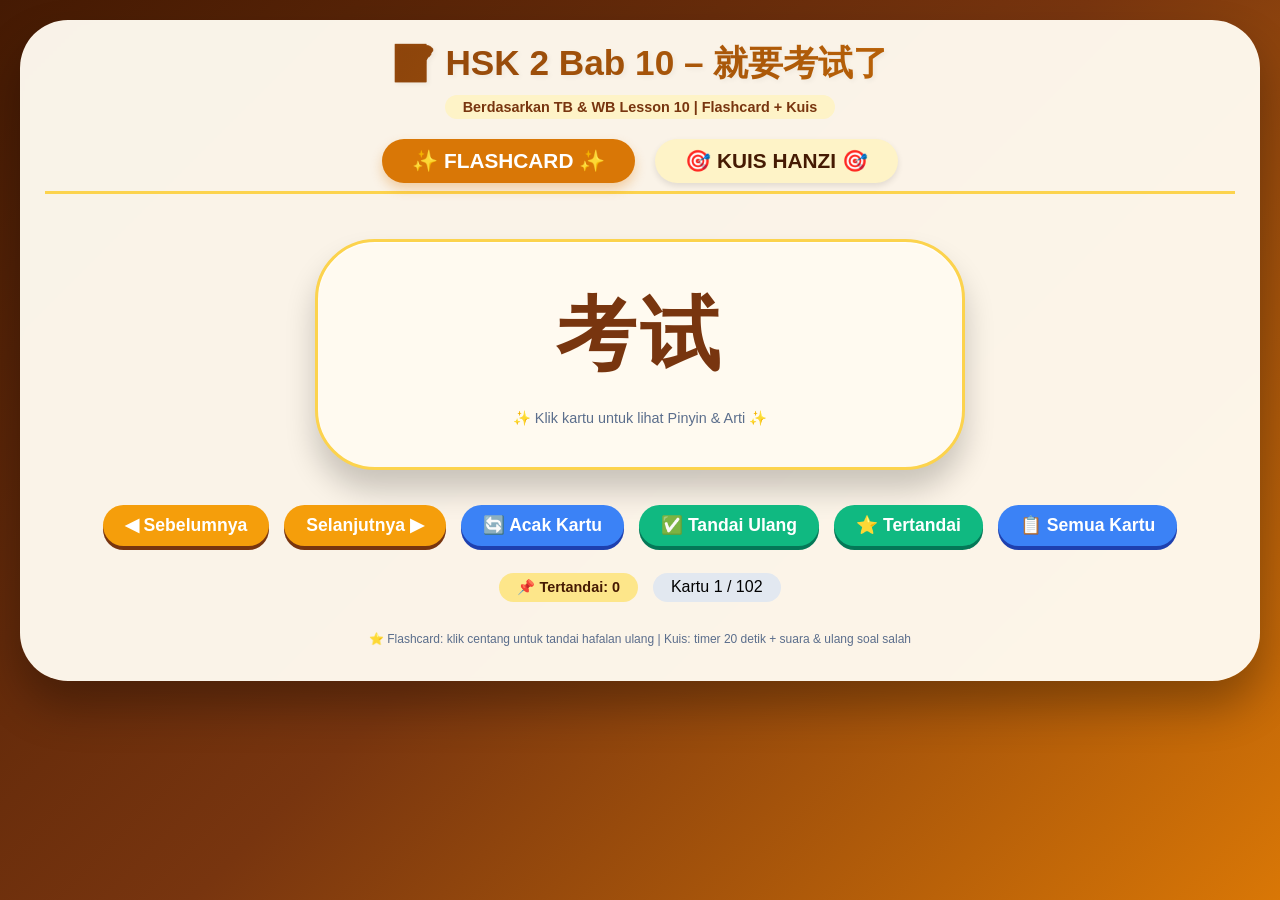
<file: data/wo1/HSK2 KOSAKATA BAB 10.html>
<!DOCTYPE html>
<html lang="id">
<head>
    <meta charset="UTF-8">
    <meta name="viewport" content="width=device-width, initial-scale=1.0, user-scalable=yes">
    <title>HSK 2 Bab 10 – 就要考试了 | Flashcard & Kuis</title>
    <style>
        * {
            margin: 0;
            padding: 0;
            box-sizing: border-box;
            user-select: none;
        }

        body {
            background: linear-gradient(135deg, #451a03 0%, #78350f 50%, #d97706 100%);
            font-family: 'Arial', 'Segoe UI', sans-serif;
            min-height: 100vh;
            padding: 20px;
        }

        .app-container {
            max-width: 1300px;
            margin: 0 auto;
            background: rgba(255, 250, 240, 0.97);
            border-radius: 48px;
            box-shadow: 0 25px 45px rgba(0,0,0,0.3);
            overflow: hidden;
            padding: 20px 25px 35px;
            backdrop-filter: blur(2px);
        }

        .title-section {
            text-align: center;
            margin-bottom: 20px;
        }
        h1 {
            font-size: 2.2rem;
            background: linear-gradient(120deg, #78350f, #d97706);
            background-clip: text;
            -webkit-background-clip: text;
            color: transparent;
            text-shadow: 2px 2px 5px rgba(0,0,0,0.05);
        }
        .watermark {
            font-size: 0.9rem;
            color: #78350f;
            font-weight: bold;
            background: #fef3c7;
            display: inline-block;
            padding: 4px 18px;
            border-radius: 40px;
            margin-top: 8px;
            font-family: 'Arial', sans-serif;
        }

        .tabs {
            display: flex;
            gap: 20px;
            justify-content: center;
            margin-bottom: 25px;
            border-bottom: 3px solid #fcd34d;
            padding-bottom: 8px;
        }
        .tab-btn {
            background: #fef3c7;
            border: none;
            font-size: 1.3rem;
            font-weight: bold;
            padding: 10px 30px;
            border-radius: 60px;
            cursor: pointer;
            transition: 0.2s;
            color: #451a03;
            font-family: 'Arial', sans-serif;
            box-shadow: 0 3px 6px rgba(0,0,0,0.1);
        }
        .tab-btn.active {
            background: #d97706;
            color: white;
            box-shadow: 0 6px 12px rgba(217,119,6,0.3);
        }
        .tab-content {
            display: none;
            animation: fade 0.3s ease;
        }
        .tab-content.active {
            display: block;
        }
        @keyframes fade {
            from { opacity: 0; transform: translateY(8px);}
            to { opacity: 1; transform: translateY(0);}
        }

        .flashcard-area {
            display: flex;
            flex-direction: column;
            align-items: center;
        }
        .card {
            background: #fffaf0;
            border-radius: 60px;
            box-shadow: 0 20px 30px rgba(0,0,0,0.2), inset 0 1px 2px white;
            padding: 40px 25px;
            text-align: center;
            width: 100%;
            max-width: 650px;
            margin: 20px auto;
            cursor: pointer;
            transition: 0.2s;
            border: 3px solid #fcd34d;
        }
        .card:hover { transform: scale(1.02); background: #fffbeb; }
        .card-hanzi {
            font-family: 'Simsun', '宋体', 'Times New Roman', serif;
            font-size: 5rem;
            font-weight: 800;
            color: #78350f;
            letter-spacing: 4px;
            margin-bottom: 20px;
            word-break: break-word;
        }
        .card-pinyin {
            font-family: 'Times New Roman', Times, serif;
            font-size: 1.9rem;
            color: #2c5282;
            margin: 12px 0;
            font-weight: 500;
        }
        .card-arti {
            font-family: 'Arial', sans-serif;
            font-size: 1.5rem;
            background: #fef3c7;
            display: inline-block;
            padding: 8px 22px;
            border-radius: 50px;
            color: #451a03;
        }
        .info-text {
            font-family: 'Arial', sans-serif;
            font-size: 0.9rem;
            margin-top: 12px;
            color: #5b6e8c;
        }
        .nav-buttons {
            display: flex;
            gap: 15px;
            justify-content: center;
            flex-wrap: wrap;
            margin: 15px 0;
        }
        button {
            background: #f59e0b;
            border: none;
            padding: 10px 22px;
            font-size: 1.1rem;
            font-weight: bold;
            border-radius: 50px;
            cursor: pointer;
            font-family: 'Arial', sans-serif;
            transition: 0.1s;
            color: white;
            box-shadow: 0 4px 0 #78350f;
        }
        button:active {
            transform: translateY(2px);
            box-shadow: 0 1px 0 #78350f;
        }
        .shuffle-btn { background: #3b82f6; box-shadow: 0 4px 0 #1e40af; }
        .checklist-btn { background: #10b981; box-shadow: 0 4px 0 #047857; }
        .review-badge {
            margin-top: 12px;
            display: flex;
            gap: 15px;
            justify-content: center;
            flex-wrap: wrap;
        }
        .mark-info {
            background: #fde68a;
            padding: 6px 18px;
            border-radius: 40px;
            font-family: 'Arial', sans-serif;
            font-weight: bold;
            font-size: 0.9rem;
            color: #451a03;
        }
        .counter {
            font-family: 'Arial', sans-serif;
            font-size: 1rem;
            background: #e2e8f0;
            padding: 5px 18px;
            border-radius: 30px;
            display: inline-block;
        }

        .quiz-area { text-align: center; }
        .timer-bar {
            background: #fffbeb;
            padding: 10px 20px;
            border-radius: 60px;
            display: flex;
            align-items: center;
            gap: 15px;
            justify-content: space-between;
            flex-wrap: wrap;
            margin-bottom: 20px;
        }
        .timer-label { font-weight: bold; background: #fcd34d; padding: 5px 15px; border-radius: 40px; color: #451a03; }
        .progress-container { flex: 2; background-color: #e2e8f0; border-radius: 30px; height: 18px; overflow: hidden; }
        .time-progress { width: 100%; height: 100%; background: linear-gradient(90deg, #f59e0b, #d97706); border-radius: 30px; transition: width 0.1s linear; }
        .time-warning { background: linear-gradient(90deg, #ef4444, #f97316); }
        .timer-digit { font-family: monospace; font-size: 1.6rem; font-weight: 800; background: #0f172a; color: #fef9c3; padding: 4px 18px; border-radius: 50px; min-width: 100px; }
        .quiz-question { background: #fffbeb; border-radius: 70px; padding: 25px; margin: 15px 0; box-shadow: 0 10px 15px rgba(0,0,0,0.1); }
        .quiz-arti { font-family: 'Arial', sans-serif; font-size: 2rem; font-weight: bold; color: #451a03; background: #fde68a; display: inline-block; padding: 10px 30px; border-radius: 60px; }
        .options-grid { display: grid; grid-template-columns: repeat(auto-fit, minmax(180px, 1fr)); gap: 18px; margin: 25px 0; }
        .quiz-option {
            font-family: 'Simsun', '宋体', serif;
            font-size: 1.5rem;
            font-weight: bold;
            background: linear-gradient(145deg, #fffbeb, #fef3c7);
            border: 3px solid #fcd34d;
            border-radius: 70px;
            padding: 14px 8px;
            cursor: pointer;
            transition: 0.1s;
            text-align: center;
            color: #451a03;
            box-shadow: 0 5px 0 #d97706;
        }
        .quiz-option:hover:not(:disabled) { transform: translateY(-2px); background: #fde68a; }
        .quiz-option:active:not(:disabled) { transform: translateY(2px); box-shadow: 0 2px 0 #d97706; }
        .disabled-opt { opacity: 0.6; cursor: not-allowed; }
        .feedback { font-family: 'Arial', sans-serif; font-size: 1.2rem; padding: 12px; border-radius: 50px; margin: 15px 0; background: #f1f5f9; font-weight: bold; }
        .score-area { font-family: 'Arial', sans-serif; font-size: 1.2rem; background: #fcd34d; display: inline-block; padding: 6px 22px; border-radius: 40px; margin-bottom: 12px; color: #451a03; }
        .quiz-buttons { display: flex; gap: 12px; justify-content: center; flex-wrap: wrap; }
        .next-quiz { background: #10b981; box-shadow: 0 4px 0 #047857; }
        .reset-quiz { background: #ef4444; box-shadow: 0 4px 0 #b91c1c; }
        .repeat-wrong { background: #8b5cf6; box-shadow: 0 4px 0 #5b21b6; }
        footer { text-align: center; margin-top: 30px; font-size: 0.75rem; color: #5b6e8c; }

        @media (max-width: 640px) {
            .card-hanzi { font-size: 3rem; }
            .quiz-arti { font-size: 1.4rem; }
            .quiz-option { font-size: 1.1rem; padding: 10px 5px; }
            .tab-btn { font-size: 1rem; padding: 6px 18px; }
        }
    </style>
</head>
<body>
<div class="app-container">
    <div class="title-section">
        <h1>📝 HSK 2 Bab 10 – 就要考试了</h1>
        <div class="watermark">Berdasarkan TB & WB Lesson 10 | Flashcard + Kuis</div>
    </div>

    <div class="tabs">
        <button class="tab-btn active" data-tab="flashcard">✨ FLASHCARD ✨</button>
        <button class="tab-btn" data-tab="quiz">🎯 KUIS HANZI 🎯</button>
    </div>

    <!-- FLASHCARD -->
    <div id="flashcardTab" class="tab-content active">
        <div class="flashcard-area">
            <div class="card" id="flashcardCard">
                <div class="card-hanzi" id="cardHanzi">...</div>
                <div class="card-pinyin" id="cardPinyin" style="display: none;"></div>
                <div class="card-arti" id="cardArti" style="display: none;"></div>
                <div class="info-text">✨ Klik kartu untuk lihat Pinyin & Arti ✨</div>
            </div>
            <div class="nav-buttons">
                <button id="prevCardBtn">◀ Sebelumnya</button>
                <button id="nextCardBtn">Selanjutnya ▶</button>
                <button id="shuffleFlashBtn" class="shuffle-btn">🔄 Acak Kartu</button>
                <button id="markReviewBtn" class="checklist-btn">✅ Tandai Ulang</button>
                <button id="showMarkedBtn" class="checklist-btn">⭐ Tertandai</button>
                <button id="showAllFlashBtn" class="shuffle-btn">📋 Semua Kartu</button>
            </div>
            <div class="review-badge">
                <span class="mark-info" id="markedCountBadge">📌 Tertandai: 0</span>
                <span class="counter" id="flashCounter">Kartu 1 / 60</span>
            </div>
        </div>
    </div>

    <!-- KUIS -->
    <div id="quizTab" class="tab-content">
        <div class="quiz-area">
            <div class="score-area">🏆 SKOR: <span id="quizScore">0</span> / <span id="totalQuizCount">60</span></div>
            <div class="timer-bar">
                <span class="timer-label">⏱ WAKTU</span>
                <div class="progress-container">
                    <div class="time-progress" id="timeProgress" style="width: 100%;"></div>
                </div>
                <span class="timer-digit" id="timerDisplay">20 detik</span>
            </div>
            <div class="quiz-question">
                <div class="quiz-arti" id="questionArti">Memperkenalkan</div>
            </div>
            <div class="options-grid" id="quizOptionsGrid"></div>
            <div class="feedback" id="quizFeedback">🌸 Pilih Hanzi yang sesuai dengan arti di atas 🌸</div>
            <div class="quiz-buttons">
                <button id="nextQuizBtn" class="next-quiz">▶ Soal Berikutnya</button>
                <button id="resetQuizBtn" class="reset-quiz">🔄 Mulai Baru</button>
                <button id="repeatWrongBtn" class="repeat-wrong">🔁 Ulangi Soal Salah</button>
            </div>
        </div>
    </div>
    <footer>⭐ Flashcard: klik centang untuk tandai hafalan ulang | Kuis: timer 20 detik + suara & ulang soal salah</footer>
</div>

<script>
    // ======================= KOSAKATA BAB 10 =======================
    // Diambil dari file HSK2 KOSAKATA BAB 10.txt
    const vocabulary = [
        // Kata Benda
        { hanzi: "考试", pinyin: "kǎoshì", arti: "ujian / tes" },
        { hanzi: "词", pinyin: "cí", arti: "kata" },
        { hanzi: "本子", pinyin: "běnzi", arti: "buku catatan / buku tulis" },
        { hanzi: "题", pinyin: "tí", arti: "soal / pertanyaan (dalam ujian)" },
        { hanzi: "问题", pinyin: "wèntí", arti: "masalah / pertanyaan" },
        { hanzi: "书包", pinyin: "shūbāo", arti: "tas sekolah / ransel" },
        { hanzi: "书", pinyin: "shū", arti: "buku" },
        { hanzi: "笔", pinyin: "bǐ", arti: "pena / pulpen" },
        { hanzi: "桌子", pinyin: "zhuōzi", arti: "meja" },
        { hanzi: "床", pinyin: "chuáng", arti: "tempat tidur" },
        { hanzi: "门", pinyin: "mén", arti: "pintu" },
        { hanzi: "后面", pinyin: "hòumiàn", arti: "belakang / di belakang" },
        { hanzi: "意思", pinyin: "yìsi", arti: "arti / makna" },
        { hanzi: "开学", pinyin: "kāixué", arti: "awal tahun ajaran / pembukaan sekolah" },
        { hanzi: "学习", pinyin: "xuéxí", arti: "belajar / pelajaran" },
        { hanzi: "爷爷", pinyin: "yéye", arti: "kakek (dari ayah)" },
        { hanzi: "奶奶", pinyin: "nǎinai", arti: "nenek (dari ayah)" },
        { hanzi: "爸爸", pinyin: "bàba", arti: "ayah" },
        { hanzi: "妈妈", pinyin: "māma", arti: "ibu" },
        { hanzi: "哥哥", pinyin: "gēge", arti: "kakak laki-laki" },
        { hanzi: "姐姐", pinyin: "jiějie", arti: "kakak perempuan" },
        { hanzi: "男朋友", pinyin: "nánpéngyou", arti: "pacar laki-laki" },
        { hanzi: "画笔", pinyin: "huàbǐ", arti: "kuas lukis / pensil warna" },
        { hanzi: "名字", pinyin: "míngzi", arti: "nama" },
        { hanzi: "字", pinyin: "zì", arti: "huruf / aksara" },
        { hanzi: "雨", pinyin: "yǔ", arti: "hujan" },
        { hanzi: "火车", pinyin: "huǒchē", arti: "kereta api" },
        { hanzi: "时间", pinyin: "shíjiān", arti: "waktu" },
        { hanzi: "周末", pinyin: "zhōumò", arti: "akhir pekan" },
        // Kata Kerja
        { hanzi: "准备", pinyin: "zhǔnbèi", arti: "mempersiapkan" },
        { hanzi: "帮", pinyin: "bāng", arti: "membantu" },
        { hanzi: "看见", pinyin: "kànjiàn", arti: "melihat (melihat dengan mata)" },
        { hanzi: "知道", pinyin: "zhīdào", arti: "tahu" },
        { hanzi: "懂", pinyin: "dǒng", arti: "mengerti / paham" },
        { hanzi: "做错", pinyin: "zuòcuò", arti: "mengerjakan salah / melakukan kesalahan" },
        { hanzi: "写", pinyin: "xiě", arti: "menulis" },
        { hanzi: "看", pinyin: "kàn", arti: "melihat / membaca" },
        { hanzi: "拿", pinyin: "ná", arti: "mengambil / memegang" },
        { hanzi: "笑", pinyin: "xiào", arti: "tertawa / tersenyum" },
        { hanzi: "问", pinyin: "wèn", arti: "bertanya" },
        { hanzi: "回答", pinyin: "huídá", arti: "menjawab" },
        { hanzi: "回来", pinyin: "huílái", arti: "kembali (ke sini)" },
        { hanzi: "送", pinyin: "sòng", arti: "mengantar / mengirim" },
        { hanzi: "到", pinyin: "dào", arti: "tiba / sampai" },
        { hanzi: "开始", pinyin: "kāishǐ", arti: "mulai" },
        { hanzi: "玩", pinyin: "wán", arti: "bermain" },
        { hanzi: "休息", pinyin: "xiūxi", arti: "istirahat" },
        { hanzi: "坐", pinyin: "zuò", arti: "duduk / naik (kendaraan)" },
        { hanzi: "走路", pinyin: "zǒulù", arti: "berjalan kaki" },
        { hanzi: "下雨", pinyin: "xiàyǔ", arti: "turun hujan" },
        // Kata Sifat
        { hanzi: "错", pinyin: "cuò", arti: "salah (keliru)" },
        { hanzi: "对", pinyin: "duì", arti: "benar" },
        { hanzi: "好", pinyin: "hǎo", arti: "baik / bagus" },
        { hanzi: "忙", pinyin: "máng", arti: "sibuk" },
        { hanzi: "累", pinyin: "lèi", arti: "lelah" },
        { hanzi: "有意思", pinyin: "yǒuyìsi", arti: "menarik" },
        { hanzi: "快", pinyin: "kuài", arti: "cepat / segera" },
        // Konjungsi & Partikel
        { hanzi: "还是", pinyin: "háishì", arti: "atau (dalam pertanyaan pilihan)" },
        { hanzi: "呢", pinyin: "ne", arti: "partikel untuk pertanyaan balik / penekanan" },
        { hanzi: "了", pinyin: "le", arti: "partikel aspek / perubahan keadaan" },
        { hanzi: "就", pinyin: "jiù", arti: "segera / maka (dalam '就要...了' = akan segera)" },
        { hanzi: "快要", pinyin: "kuàiyào", arti: "hampir / segera (dalam pola '快要...了')" },
        { hanzi: "要", pinyin: "yào", arti: "akan (dalam pola '要...了' = akan segera)" },
        // Pola Tata Bahasa (disimpan sebagai frasa)
        { hanzi: "要...了", pinyin: "yào... le", arti: "Akan segera terjadi" },
        { hanzi: "快...了", pinyin: "kuài... le", arti: "Hampir / segera" },
        { hanzi: "快要...了", pinyin: "kuàiyào... le", arti: "Hampir / akan segera" },
        { hanzi: "就要...了", pinyin: "jiùyào... le", arti: "Akan segera (dengan keterangan waktu)" },
        { hanzi: "是 A 还是 B", pinyin: "shì A háishì B", arti: "Apakah A atau B? (pertanyaan pilihan)" },
        // Kata Tanya
        { hanzi: "什么", pinyin: "shénme", arti: "apa" },
        { hanzi: "哪儿", pinyin: "nǎr", arti: "di mana" },
        { hanzi: "哪里", pinyin: "nǎlǐ", arti: "di mana" },
        { hanzi: "谁", pinyin: "shéi", arti: "siapa" },
        { hanzi: "怎么", pinyin: "zěnme", arti: "bagaimana (cara)" },
        { hanzi: "怎么样", pinyin: "zěnmeyàng", arti: "bagaimana (keadaan)" },
        { hanzi: "多少", pinyin: "duōshao", arti: "berapa (jumlah)" },
        { hanzi: "几", pinyin: "jǐ", arti: "berapa (angka kecil)" },
        // Kata Keterangan
        { hanzi: "已经", pinyin: "yǐjīng", arti: "sudah" },
        { hanzi: "还", pinyin: "hái", arti: "masih / bahkan" },
        { hanzi: "也", pinyin: "yě", arti: "juga" },
        { hanzi: "都", pinyin: "dōu", arti: "semuanya" },
        { hanzi: "很", pinyin: "hěn", arti: "sangat" },
        { hanzi: "非常", pinyin: "fēicháng", arti: "sangat luar biasa" },
        { hanzi: "太", pinyin: "tài", arti: "terlalu" },
        { hanzi: "现在", pinyin: "xiànzài", arti: "sekarang" },
        { hanzi: "马上", pinyin: "mǎshàng", arti: "segera" },
        { hanzi: "先", pinyin: "xiān", arti: "duluan / pertama" },
        { hanzi: "这次", pinyin: "zhè cì", arti: "kali ini" },
        { hanzi: "上次", pinyin: "shàng cì", arti: "kali lalu" },
        { hanzi: "明天", pinyin: "míngtiān", arti: "besok" },
        { hanzi: "今天", pinyin: "jīntiān", arti: "hari ini" },
        { hanzi: "昨天", pinyin: "zuótiān", arti: "kemarin" },
        { hanzi: "每", pinyin: "měi", arti: "setiap" },
        // Frasa & Ungkapan
        { hanzi: "就要开学了", pinyin: "jiùyào kāixué le", arti: "Sebentar lagi mulai sekolah." },
        { hanzi: "快要考试了", pinyin: "kuàiyào kǎoshì le", arti: "Sebentar lagi ujian." },
        { hanzi: "准备好了吗", pinyin: "zhǔnbèi hǎo le ma", arti: "Sudah siap?" },
        { hanzi: "你自己准备", pinyin: "nǐ zìjǐ zhǔnbèi", arti: "Kamu persiapkan sendiri." },
        { hanzi: "做错的题", pinyin: "zuòcuò de tí", arti: "Soal yang salah dikerjakan." },
        { hanzi: "好不好", pinyin: "hǎo bu hǎo", arti: "Baik tidak? / Bagaimana kalau...?" },
        { hanzi: "别去了", pinyin: "bié qù le", arti: "Jangan pergi." },
        { hanzi: "我帮你拿", pinyin: "wǒ bāng nǐ ná", arti: "Saya bantu kamu ambilkan." },
        { hanzi: "这次比上次好", pinyin: "zhè cì bǐ shàng cì hǎo", arti: "Kali ini lebih baik dari sebelumnya." },
        { hanzi: "比我们还忙", pinyin: "bǐ wǒmen hái máng", arti: "Bahkan lebih sibuk dari kami." }
    ];
    const TOTAL_VOCAB = vocabulary.length;

    // ========== FLASHCARD ==========
    let currentDisplayList = [...vocabulary];
    let currentFlashIndex = 0;
    let isFlipped = false;
    let markedIndices = new Set();

    function updateMarkedBadge() { document.getElementById("markedCountBadge").innerText = `📌 Tertandai: ${markedIndices.size}`; }
    function shuffleArray(arr) { for (let i = arr.length - 1; i > 0; i--) { const j = Math.floor(Math.random() * (i + 1)); [arr[i], arr[j]] = [arr[j], arr[i]]; } return arr; }
    function renderFlashcard() {
        if (currentDisplayList.length === 0) { document.getElementById("cardHanzi").innerText = "Tidak ada kartu"; return; }
        const item = currentDisplayList[currentFlashIndex];
        document.getElementById("cardHanzi").innerText = item.hanzi;
        const pinyinEl = document.getElementById("cardPinyin");
        const artiEl = document.getElementById("cardArti");
        if (!isFlipped) { pinyinEl.style.display = "none"; artiEl.style.display = "none"; }
        else { pinyinEl.style.display = "block"; artiEl.style.display = "inline-block"; pinyinEl.innerText = item.pinyin; artiEl.innerText = item.arti; }
        document.getElementById("flashCounter").innerText = `Kartu ${currentFlashIndex+1} / ${currentDisplayList.length}`;
    }
    function flipCard() { isFlipped = !isFlipped; renderFlashcard(); }
    function nextFlash() { if(currentDisplayList.length){ currentFlashIndex = (currentFlashIndex+1)%currentDisplayList.length; isFlipped=false; renderFlashcard(); } }
    function prevFlash() { if(currentDisplayList.length){ currentFlashIndex = (currentFlashIndex-1+currentDisplayList.length)%currentDisplayList.length; isFlipped=false; renderFlashcard(); } }
    function toggleMarkCurrent() {
        if(currentDisplayList.length===0) return;
        const currentVoc = currentDisplayList[currentFlashIndex];
        const origIdx = vocabulary.findIndex(v => v.hanzi === currentVoc.hanzi && v.pinyin === currentVoc.pinyin);
        if(origIdx !== -1){
            if(markedIndices.has(origIdx)) markedIndices.delete(origIdx);
            else markedIndices.add(origIdx);
            updateMarkedBadge();
            alert(markedIndices.has(origIdx) ? `✅ ${currentVoc.hanzi} ditandai ulang` : `❌ ${currentVoc.hanzi} dihapus dari tandai`);
        }
    }
    function showMarkedOnly() {
        const markedVoc = [];
        for(let idx of markedIndices) markedVoc.push(vocabulary[idx]);
        if(markedVoc.length===0){ alert("Belum ada kartu ditandai. Klik ✅ Tandai Ulang pada kartu."); return; }
        currentDisplayList = [...markedVoc];
        currentFlashIndex = 0; isFlipped=false; renderFlashcard();
    }
    function showAllFlash() { currentDisplayList = [...vocabulary]; currentFlashIndex=0; isFlipped=false; renderFlashcard(); }
    function shuffleFlash() { currentDisplayList = shuffleArray([...currentDisplayList]); currentFlashIndex=0; isFlipped=false; renderFlashcard(); }

    // ========== KUIS ==========
    let audioCtx = null;
    function initAudio() { if(!audioCtx) audioCtx = new (window.AudioContext||window.webkitAudioContext)(); return audioCtx; }
    function playTone(freq, dur, vol=0.2) { let ctx=initAudio(); if(ctx.state==='suspended') ctx.resume().then(()=>_play(ctx,freq,dur,vol)).catch(e=>{}); else _play(ctx,freq,dur,vol); }
    function _play(ctx,freq,dur,vol){ let osc=ctx.createOscillator(), gain=ctx.createGain(); osc.connect(gain); gain.connect(ctx.destination); osc.frequency.value=freq; gain.gain.value=vol; osc.start(); gain.gain.exponentialRampToValueAtTime(0.0001, ctx.currentTime+dur); osc.stop(ctx.currentTime+dur); }
    function playCorrect() { playTone(880,0.12,0.25); setTimeout(()=>playTone(1100,0.2,0.25),130); setTimeout(()=>playTone(1320,0.25,0.2),280); }
    function playWrong() { let ctx=initAudio(); if(ctx.state==='suspended') ctx.resume().then(()=>_playWrong(ctx)).catch(e=>{}); else _playWrong(ctx); }
    function _playWrong(ctx){ let osc=ctx.createOscillator(), gain=ctx.createGain(); osc.connect(gain); gain.connect(ctx.destination); osc.frequency.value=220; gain.gain.value=0.35; osc.start(); let lfo=ctx.createOscillator(), lfoG=ctx.createGain(); lfo.connect(lfoG); lfoG.connect(gain.gain); lfo.frequency.value=18; lfoG.gain.value=0.25; lfo.start(); gain.gain.exponentialRampToValueAtTime(0.0001, ctx.currentTime+0.5); osc.stop(ctx.currentTime+0.5); lfo.stop(ctx.currentTime+0.5); }

    let quizQuestionsOrder = [];
    let currentQIndex = 0;
    let quizScore = 0;
    let quizAnswered = false;
    let timerInterval = null;
    let timeLeft = 20;
    let currentQuestionVocab = null;
    let currentOptions = [];
    let wrongIndices = [];
    let quizMode = "normal";
    let repeatList = [];

    const quizScoreSpan = document.getElementById("quizScore");
    const totalQuizSpan = document.getElementById("totalQuizCount");
    const questionArtiSpan = document.getElementById("questionArti");
    const optionsGrid = document.getElementById("quizOptionsGrid");
    const quizFeedback = document.getElementById("quizFeedback");
    const nextQuizBtn = document.getElementById("nextQuizBtn");
    const resetQuizBtn = document.getElementById("resetQuizBtn");
    const repeatWrongBtn = document.getElementById("repeatWrongBtn");
    const timeProgress = document.getElementById("timeProgress");
    const timerDisplaySpan = document.getElementById("timerDisplay");

    function stopTimer() { if(timerInterval) clearInterval(timerInterval); timerInterval=null; }
    function startTimer() {
        timeLeft=20; updateTimerUI();
        timerInterval = setInterval(()=>{
            if(quizAnswered) return;
            if(timeLeft<=1){ if(!quizAnswered) finishAnswer(false, true); }
            else { timeLeft--; updateTimerUI(); }
        },1000);
    }
    function updateTimerUI() {
        timerDisplaySpan.innerText = `${timeLeft} detik`;
        let percent = (timeLeft/20)*100;
        timeProgress.style.width=`${percent}%`;
        if(timeLeft<=5) timeProgress.classList.add("time-warning");
        else timeProgress.classList.remove("time-warning");
    }

    function generateOptions(correctHanzi, correctIdx) {
        let others = vocabulary.filter((_,i)=> i!==correctIdx).map(v=>v.hanzi);
        others = shuffleArray([...others]);
        let opts = [correctHanzi];
        for(let i=0; i<Math.min(3, others.length); i++) opts.push(others[i]);
        return shuffleArray(opts);
    }
    function renderQuizOptions() {
        optionsGrid.innerHTML = "";
        currentOptions.forEach(opt => {
            let btn = document.createElement("button");
            btn.className = "quiz-option";
            btn.innerText = opt;
            btn.style.fontFamily = "'Simsun', '宋体', serif";
            btn.addEventListener("click", () => checkAnswer(opt));
            optionsGrid.appendChild(btn);
        });
    }
    function enableOptions(enable) {
        document.querySelectorAll(".quiz-option").forEach(btn => {
            if(enable) { btn.disabled=false; btn.classList.remove("disabled-opt"); }
            else { btn.disabled=true; btn.classList.add("disabled-opt"); }
        });
    }
    function finishAnswer(isCorrect, isTimeout=false) {
        if(quizAnswered) return;
        quizAnswered=true;
        stopTimer();
        if(isCorrect) { playCorrect(); quizScore++; updateQuizUI(); quizFeedback.innerHTML="✅ BENAR! +1 poin ✅"; quizFeedback.style.background="#d1fae5"; }
        else { playWrong(); quizFeedback.innerHTML=`❌ SALAH! Hanzi benar: "${currentQuestionVocab.hanzi}" ❌`; quizFeedback.style.background="#fee2e2";
            if(quizMode==="normal" && !isTimeout) { let wrongIdx = quizQuestionsOrder[currentQIndex]; if(!wrongIndices.includes(wrongIdx)) wrongIndices.push(wrongIdx); } }
        enableOptions(false);
    }
    function checkAnswer(selected) { if(quizAnswered) return; let isCorrect = (selected === currentQuestionVocab.hanzi); finishAnswer(isCorrect, false); }
    function updateQuizUI() { quizScoreSpan.innerText = quizScore; totalQuizSpan.innerText = (quizMode==="repeat"? repeatList.length : TOTAL_VOCAB); }
    function loadQuizQuestion() {
        if(quizMode==="normal" && currentQIndex >= quizQuestionsOrder.length) { endQuiz(); return; }
        if(quizMode==="repeat" && currentQIndex >= repeatList.length) { endQuiz(); return; }
        let vocabIdx = (quizMode==="normal") ? quizQuestionsOrder[currentQIndex] : repeatList[currentQIndex];
        currentQuestionVocab = vocabulary[vocabIdx];
        questionArtiSpan.innerText = currentQuestionVocab.arti;
        currentOptions = generateOptions(currentQuestionVocab.hanzi, vocabIdx);
        renderQuizOptions();
        quizAnswered=false;
        enableOptions(true);
        quizFeedback.innerHTML = "🌸 Pilih Hanzi yang tepat! 🌸";
        quizFeedback.style.background="#f1f5f9";
        stopTimer(); startTimer();
    }
    function nextQuiz() {
        if(!quizAnswered && currentQIndex < (quizMode==="normal"?quizQuestionsOrder.length:repeatList.length)) {
            quizFeedback.innerHTML = "⚠️ Jawab dulu sebelum lanjut! ⚠️"; quizFeedback.style.background="#fef3c7";
            setTimeout(()=>{ if(!quizAnswered) quizFeedback.style.background="#f1f5f9"; },800);
            return;
        }
        currentQIndex++;
        if((quizMode==="normal" && currentQIndex<quizQuestionsOrder.length) || (quizMode==="repeat" && currentQIndex<repeatList.length))
            loadQuizQuestion();
        else endQuiz();
    }
    function endQuiz() {
        stopTimer(); enableOptions(false);
        if(quizMode==="normal"){
            if(wrongIndices.length>0) quizFeedback.innerHTML = `🎉 Selesai! Skor: ${quizScore}/${quizQuestionsOrder.length}. Kamu salah ${wrongIndices.length} soal. Tekan "Ulangi Soal Salah" untuk perbaiki. 🎉`;
            else quizFeedback.innerHTML = `🎉 SEMPURNA! Skor: ${quizScore}/${quizQuestionsOrder.length} 🎉`;
        } else {
            quizFeedback.innerHTML = `🔁 Latihan ulang selesai! Skor: ${quizScore}/${repeatList.length}. Tekan "Mulai Baru" untuk sesi baru. 🔁`;
        }
        questionArtiSpan.innerText = "✨ Kuis Selesai ✨";
        nextQuizBtn.disabled = true;
    }
    function resetQuiz() {
        stopTimer(); quizMode="normal"; wrongIndices=[];
        let indices = Array.from({length:TOTAL_VOCAB}, (_,i)=>i);
        quizQuestionsOrder = shuffleArray([...indices]);
        currentQIndex=0; quizScore=0; quizAnswered=false;
        updateQuizUI(); loadQuizQuestion(); nextQuizBtn.disabled=false;
    }
    function repeatWrong() {
        if(wrongIndices.length===0){ quizFeedback.innerHTML="✨ Tidak ada soal salah! Kamu hebat ✨"; return; }
        stopTimer(); quizMode="repeat"; repeatList = [...wrongIndices];
        currentQIndex=0; quizScore=0; quizAnswered=false;
        updateQuizUI(); loadQuizQuestion(); nextQuizBtn.disabled=false;
        quizFeedback.innerHTML = "🔁 Mode Ulang Soal Salah. Kerjakan dengan baik! 🔁";
    }

    // ========== EVENT LISTENERS ==========
    document.getElementById("flashcardCard").addEventListener("click", flipCard);
    document.getElementById("prevCardBtn").addEventListener("click", prevFlash);
    document.getElementById("nextCardBtn").addEventListener("click", nextFlash);
    document.getElementById("shuffleFlashBtn").addEventListener("click", shuffleFlash);
    document.getElementById("markReviewBtn").addEventListener("click", toggleMarkCurrent);
    document.getElementById("showMarkedBtn").addEventListener("click", showMarkedOnly);
    document.getElementById("showAllFlashBtn").addEventListener("click", showAllFlash);
    nextQuizBtn.addEventListener("click", nextQuiz);
    resetQuizBtn.addEventListener("click", resetQuiz);
    repeatWrongBtn.addEventListener("click", repeatWrong);

    // Tab switching
    document.querySelectorAll(".tab-btn").forEach(btn=>{
        btn.addEventListener("click",()=>{
            let tab = btn.getAttribute("data-tab");
            document.getElementById("flashcardTab").classList.toggle("active", tab==="flashcard");
            document.getElementById("quizTab").classList.toggle("active", tab==="quiz");
            document.querySelectorAll(".tab-btn").forEach(b=>b.classList.remove("active"));
            btn.classList.add("active");
        });
    });

    // Inisialisasi
    function init() {
        showAllFlash();
        updateMarkedBadge();
        resetQuiz();
        document.body.addEventListener("click", ()=>{
            if(audioCtx && audioCtx.state==='suspended') audioCtx.resume();
        }, {once:true});
    }
    init();
</script>
</body>
</html>
</file>
